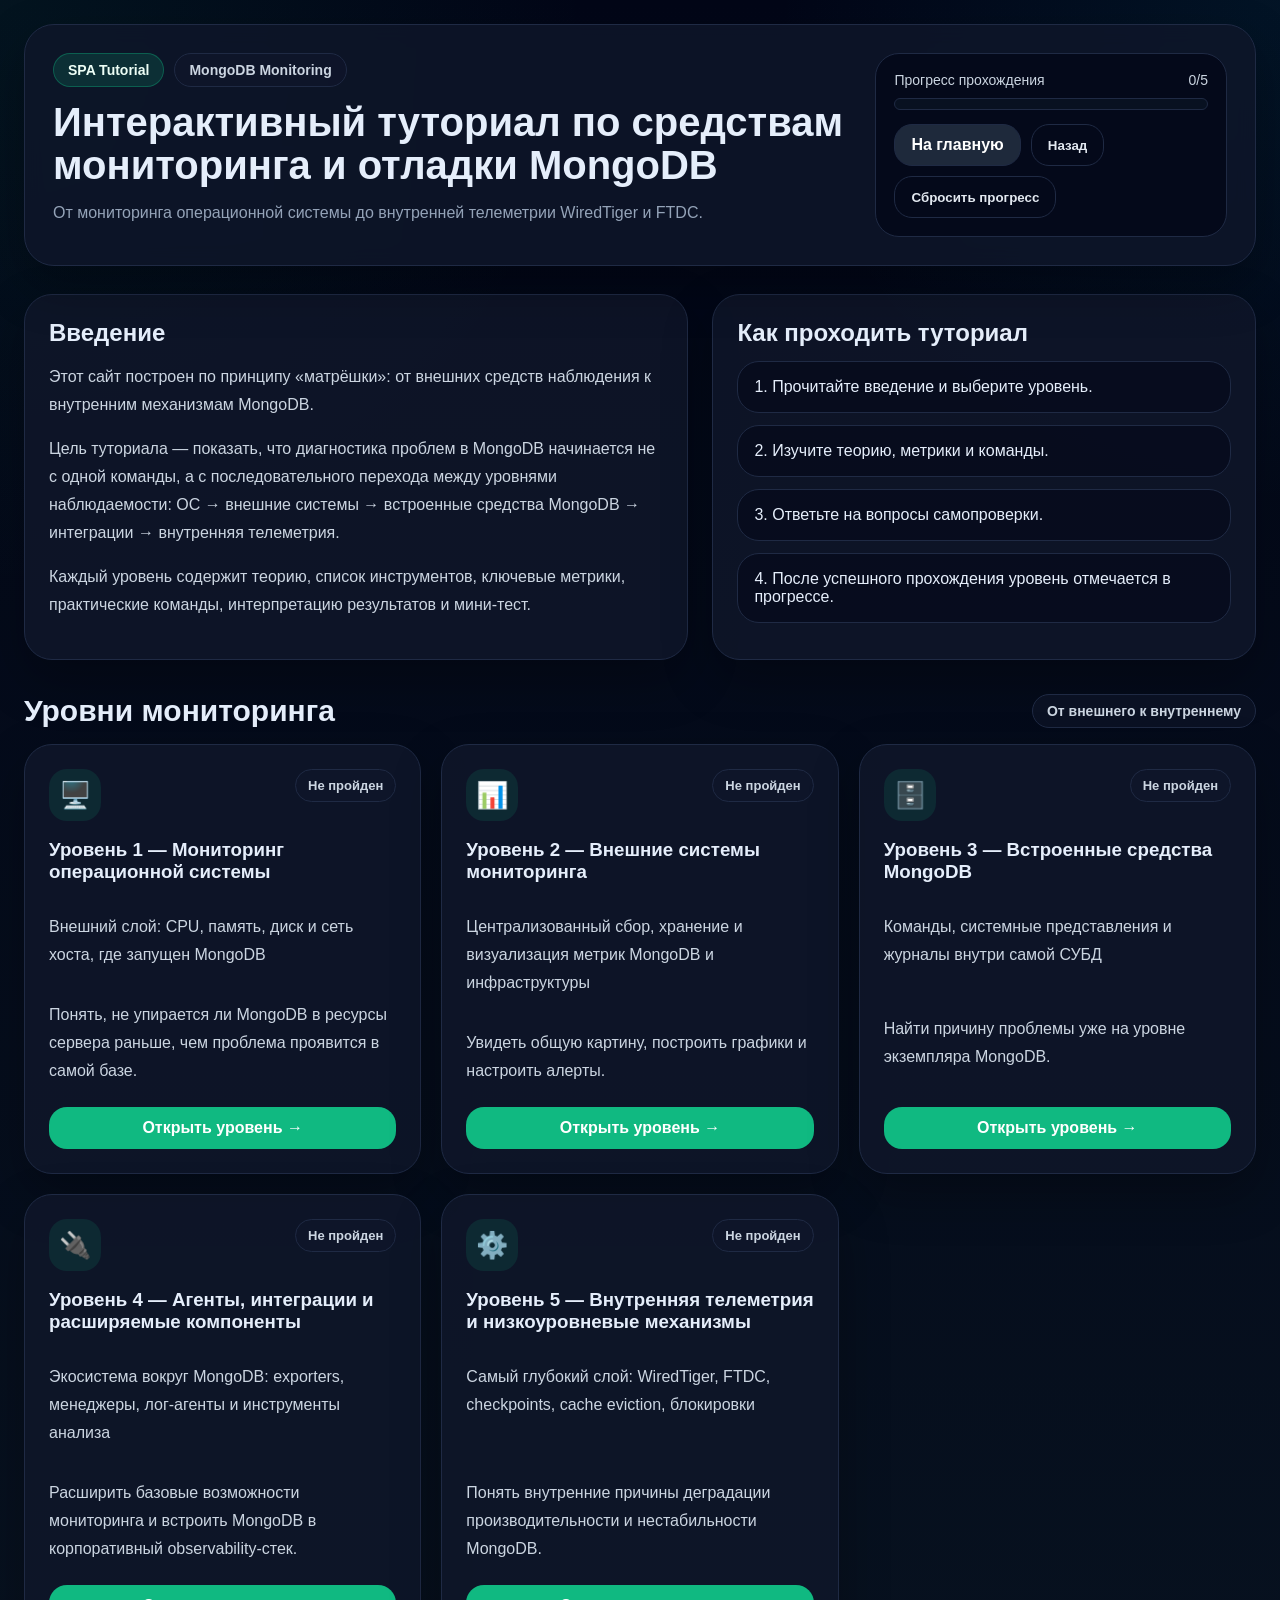
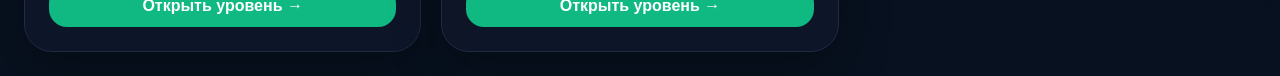
<file: index.html>
<!DOCTYPE html>
<html lang="ru">
<head>
  <meta charset="UTF-8">
  <meta name="viewport" content="width=device-width, initial-scale=1.0">
  <title>MongoDB Monitoring Tutorial</title>
  <link rel="stylesheet" href="style.css">
</head>
<body>
  <div class="container">
    
<header class="header">
  <div>
    <div class="badges">
      <span class="badge primary">SPA Tutorial</span>
      <span class="badge">MongoDB Monitoring</span>
    </div>
    <h1 class="hero-title">Интерактивный туториал по средствам мониторинга и отладки MongoDB</h1>
    <p class="hero-subtitle">От мониторинга операционной системы до внутренней телеметрии WiredTiger и FTDC.</p>
  </div>
  <div class="progress-card">
    <div class="progress-row"><span>Прогресс прохождения</span><span data-progress-count>0/5</span></div>
    <div class="progress-track"><div class="progress-fill" data-progress-fill></div></div>
    <div class="actions">
      <a class="btn secondary" href="index.html">На главную</a>
      <button class="btn outline" type="button" onclick="history.back()">Назад</button>
      <button class="btn outline" type="button" data-reset>Сбросить прогресс</button>
    </div>
  </div>
</header>

    <section class="grid-hero">
      <article class="card">
        <h2>Введение</h2>
        <p>Этот сайт построен по принципу «матрёшки»: от внешних средств наблюдения к внутренним механизмам MongoDB.</p>
        <p>Цель туториала — показать, что диагностика проблем в MongoDB начинается не с одной команды, а с последовательного перехода между уровнями наблюдаемости: ОС → внешние системы → встроенные средства MongoDB → интеграции → внутренняя телеметрия.</p>
        <p>Каждый уровень содержит теорию, список инструментов, ключевые метрики, практические команды, интерпретацию результатов и мини-тест.</p>
      </article>
      <aside class="card steps">
        <h2>Как проходить туториал</h2>
        <div class="step">1. Прочитайте введение и выберите уровень.</div>
        <div class="step" style="margin-top:12px">2. Изучите теорию, метрики и команды.</div>
        <div class="step" style="margin-top:12px">3. Ответьте на вопросы самопроверки.</div>
        <div class="step" style="margin-top:12px">4. После успешного прохождения уровень отмечается в прогрессе.</div>
      </aside>
    </section>

    <div class="section-head">
      <h2>Уровни мониторинга</h2>
      <span class="badge">От внешнего к внутреннему</span>
    </div>
    <section class="level-grid">
      
<article class="card level-card">
  <div class="level-top">
    <div class="icon-wrap">🖥️</div>
    <span class="status" data-level-status="1">Не пройден</span>
  </div>
  <h3>Уровень 1 — Мониторинг операционной системы</h3>
  <p class="muted">Внешний слой: CPU, память, диск и сеть хоста, где запущен MongoDB</p>
  <p>Понять, не упирается ли MongoDB в ресурсы сервера раньше, чем проблема проявится в самой базе.</p>
  <a class="btn primary" href="levels/level1.html">Открыть уровень →</a>
</article>

<article class="card level-card">
  <div class="level-top">
    <div class="icon-wrap">📊</div>
    <span class="status" data-level-status="2">Не пройден</span>
  </div>
  <h3>Уровень 2 — Внешние системы мониторинга</h3>
  <p class="muted">Централизованный сбор, хранение и визуализация метрик MongoDB и инфраструктуры</p>
  <p>Увидеть общую картину, построить графики и настроить алерты.</p>
  <a class="btn primary" href="levels/level2.html">Открыть уровень →</a>
</article>

<article class="card level-card">
  <div class="level-top">
    <div class="icon-wrap">🗄️</div>
    <span class="status" data-level-status="3">Не пройден</span>
  </div>
  <h3>Уровень 3 — Встроенные средства MongoDB</h3>
  <p class="muted">Команды, системные представления и журналы внутри самой СУБД</p>
  <p>Найти причину проблемы уже на уровне экземпляра MongoDB.</p>
  <a class="btn primary" href="levels/level3.html">Открыть уровень →</a>
</article>

<article class="card level-card">
  <div class="level-top">
    <div class="icon-wrap">🔌</div>
    <span class="status" data-level-status="4">Не пройден</span>
  </div>
  <h3>Уровень 4 — Агенты, интеграции и расширяемые компоненты</h3>
  <p class="muted">Экосистема вокруг MongoDB: exporters, менеджеры, лог-агенты и инструменты анализа</p>
  <p>Расширить базовые возможности мониторинга и встроить MongoDB в корпоративный observability-стек.</p>
  <a class="btn primary" href="levels/level4.html">Открыть уровень →</a>
</article>

<article class="card level-card">
  <div class="level-top">
    <div class="icon-wrap">⚙️</div>
    <span class="status" data-level-status="5">Не пройден</span>
  </div>
  <h3>Уровень 5 — Внутренняя телеметрия и низкоуровневые механизмы</h3>
  <p class="muted">Самый глубокий слой: WiredTiger, FTDC, checkpoints, cache eviction, блокировки</p>
  <p>Понять внутренние причины деградации производительности и нестабильности MongoDB.</p>
  <a class="btn primary" href="levels/level5.html">Открыть уровень →</a>
</article>

    </section>
  </div>
  <script src="script.js"></script>
</body>
</html>
</file>
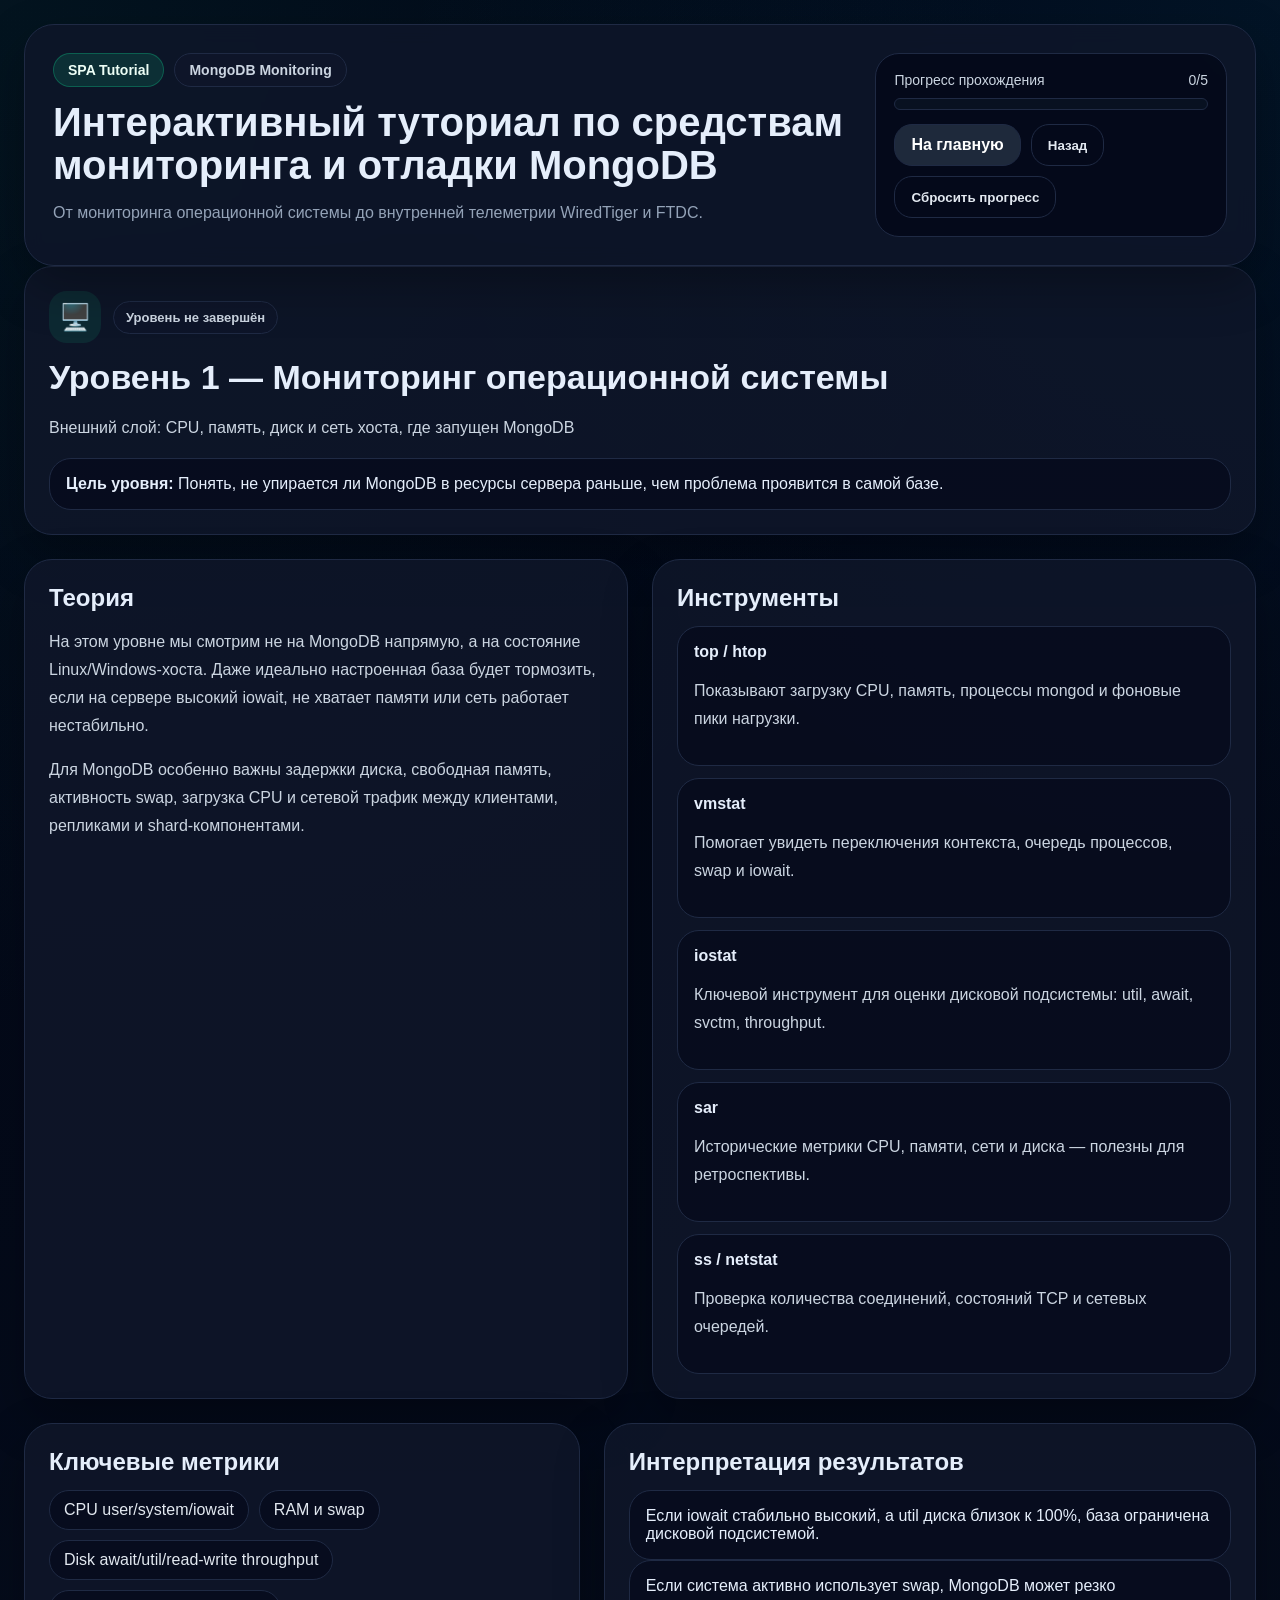
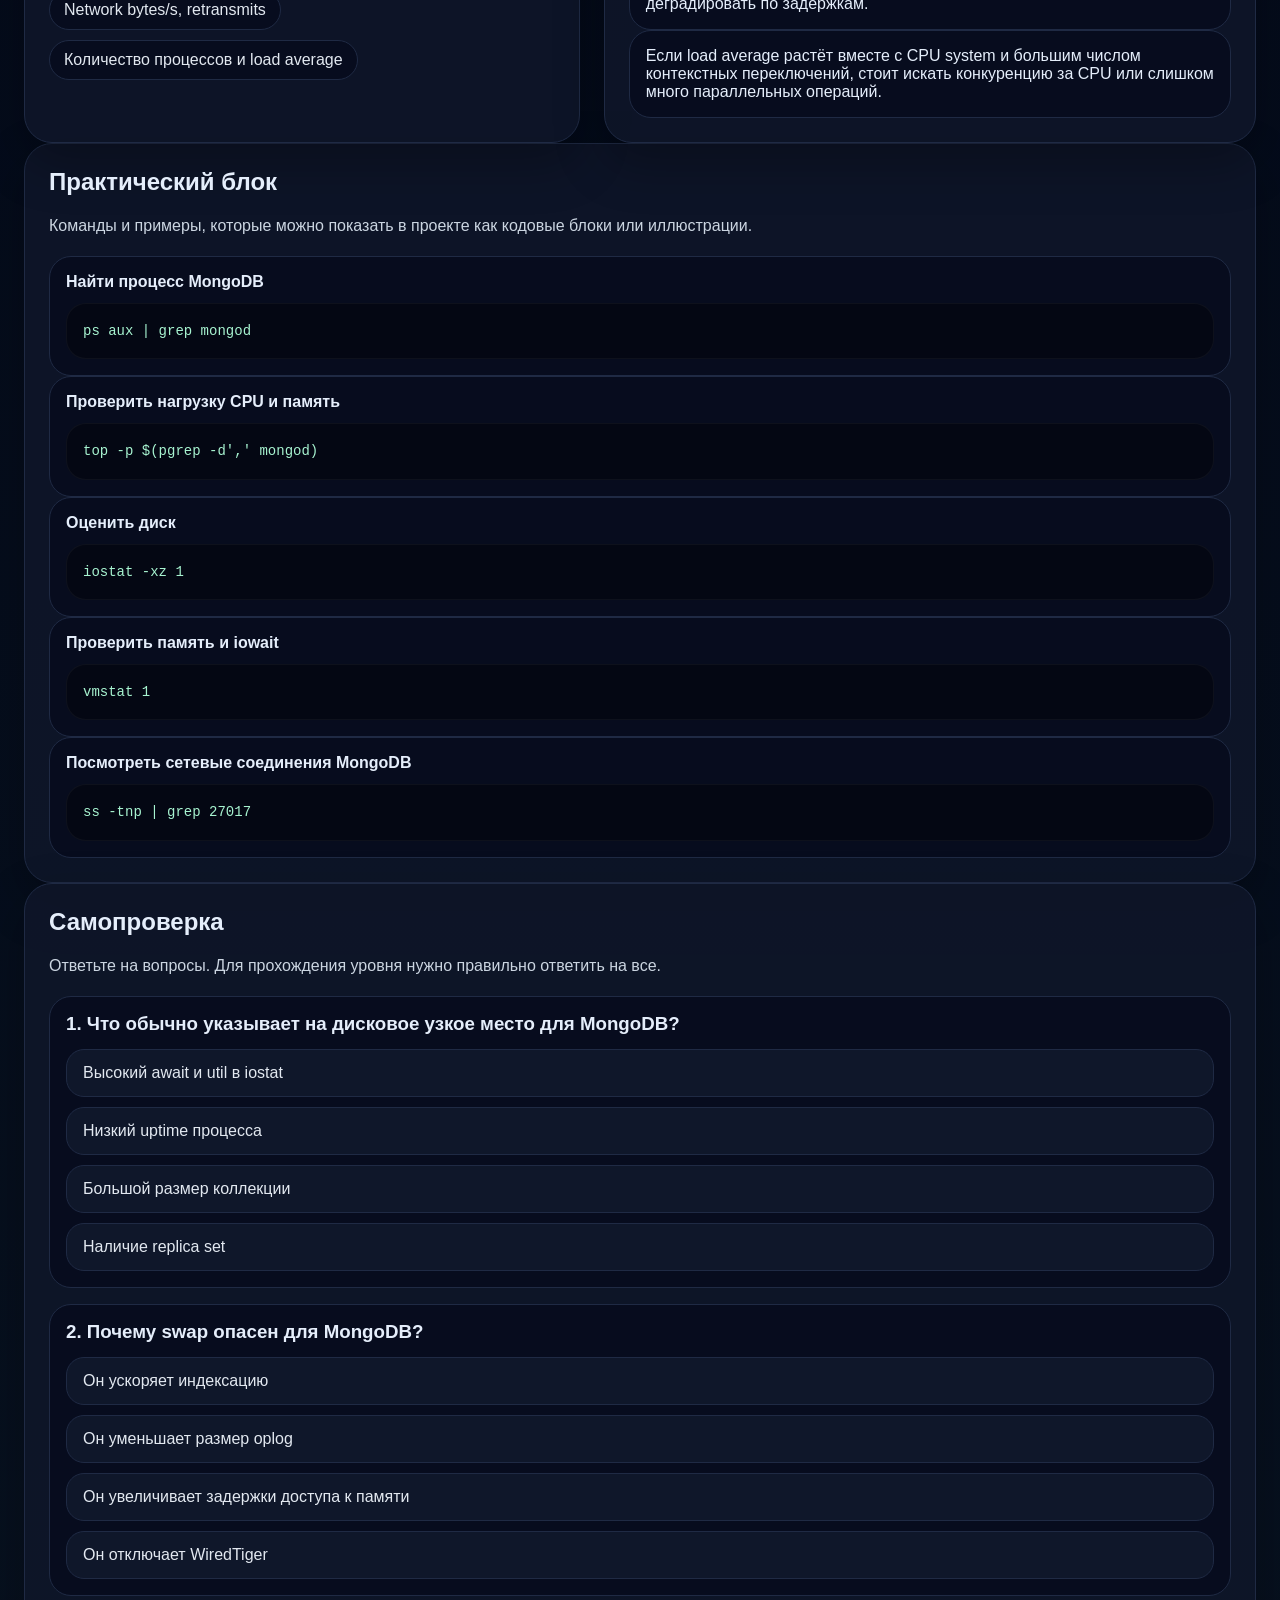
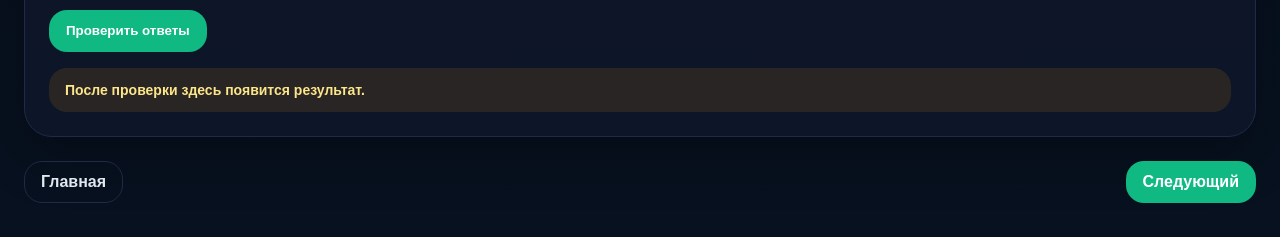
<file: level1.html>
<!DOCTYPE html>
<html lang="ru">
<head>
  <meta charset="UTF-8">
  <meta name="viewport" content="width=device-width, initial-scale=1.0">
  <title>Уровень 1 — Мониторинг операционной системы</title>
  <link rel="stylesheet" href="../style.css">
</head>
<body>
  <div class="container">
    
<header class="header">
  <div>
    <div class="badges">
      <span class="badge primary">SPA Tutorial</span>
      <span class="badge">MongoDB Monitoring</span>
    </div>
    <h1 class="hero-title">Интерактивный туториал по средствам мониторинга и отладки MongoDB</h1>
    <p class="hero-subtitle">От мониторинга операционной системы до внутренней телеметрии WiredTiger и FTDC.</p>
  </div>
  <div class="progress-card">
    <div class="progress-row"><span>Прогресс прохождения</span><span data-progress-count>0/5</span></div>
    <div class="progress-track"><div class="progress-fill" data-progress-fill></div></div>
    <div class="actions">
      <a class="btn secondary" href="../index.html">На главную</a>
      <button class="btn outline" type="button" onclick="history.back()">Назад</button>
      <button class="btn outline" type="button" data-reset>Сбросить прогресс</button>
    </div>
  </div>
</header>

    <section class="card">
      <div style="display:flex;align-items:center;gap:12px;flex-wrap:wrap;margin-bottom:14px">
        <div class="icon-wrap">🖥️</div>
        <span class="status" data-level-complete="1">Уровень не завершён</span>
      </div>
      <h2 class="level-page-title">Уровень 1 — Мониторинг операционной системы</h2>
      <p class="muted">Внешний слой: CPU, память, диск и сеть хоста, где запущен MongoDB</p>
      <div class="level-summary"><strong>Цель уровня:</strong> Понять, не упирается ли MongoDB в ресурсы сервера раньше, чем проблема проявится в самой базе.</div>
    </section>

    <section class="level-layout">
      <article class="card">
        <h2>Теория</h2>
        <p>На этом уровне мы смотрим не на MongoDB напрямую, а на состояние Linux/Windows-хоста. Даже идеально настроенная база будет тормозить, если на сервере высокий iowait, не хватает памяти или сеть работает нестабильно.</p><p>Для MongoDB особенно важны задержки диска, свободная память, активность swap, загрузка CPU и сетевой трафик между клиентами, репликами и shard-компонентами.</p>
      </article>
      <article class="card">
        <h2>Инструменты</h2>
        <div class="tool"><strong>top / htop</strong><p>Показывают загрузку CPU, память, процессы mongod и фоновые пики нагрузки.</p></div><div class="tool"><strong>vmstat</strong><p>Помогает увидеть переключения контекста, очередь процессов, swap и iowait.</p></div><div class="tool"><strong>iostat</strong><p>Ключевой инструмент для оценки дисковой подсистемы: util, await, svctm, throughput.</p></div><div class="tool"><strong>sar</strong><p>Исторические метрики CPU, памяти, сети и диска — полезны для ретроспективы.</p></div><div class="tool"><strong>ss / netstat</strong><p>Проверка количества соединений, состояний TCP и сетевых очередей.</p></div>
      </article>
    </section>

    <section class="level-layout-2">
      <article class="card">
        <h2>Ключевые метрики</h2>
        <div class="metric-wrap"><span class="metric">CPU user/system/iowait</span><span class="metric">RAM и swap</span><span class="metric">Disk await/util/read-write throughput</span><span class="metric">Network bytes/s, retransmits</span><span class="metric">Количество процессов и load average</span></div>
      </article>
      <article class="card">
        <h2>Интерпретация результатов</h2>
        <div class="interp">Если iowait стабильно высокий, а util диска близок к 100%, база ограничена дисковой подсистемой.</div><div class="interp">Если система активно использует swap, MongoDB может резко деградировать по задержкам.</div><div class="interp">Если load average растёт вместе с CPU system и большим числом контекстных переключений, стоит искать конкуренцию за CPU или слишком много параллельных операций.</div>
      </article>
    </section>

    <section class="card">
      <h2>Практический блок</h2>
      <p>Команды и примеры, которые можно показать в проекте как кодовые блоки или иллюстрации.</p>
      <div class="command"><strong>Найти процесс MongoDB</strong><pre><code>ps aux | grep mongod</code></pre></div><div class="command"><strong>Проверить нагрузку CPU и память</strong><pre><code>top -p $(pgrep -d',' mongod)</code></pre></div><div class="command"><strong>Оценить диск</strong><pre><code>iostat -xz 1</code></pre></div><div class="command"><strong>Проверить память и iowait</strong><pre><code>vmstat 1</code></pre></div><div class="command"><strong>Посмотреть сетевые соединения MongoDB</strong><pre><code>ss -tnp | grep 27017</code></pre></div>
    </section>

    <section class="card" data-quiz="1" data-answers='[0, 2]'>
      <h2>Самопроверка</h2>
      <p>Ответьте на вопросы. Для прохождения уровня нужно правильно ответить на все.</p>
      <div style="display:grid;gap:16px">
        
<div class="quiz-item" data-q="0">
  <h3 style="margin:0 0 14px">1. Что обычно указывает на дисковое узкое место для MongoDB?</h3>
  <div style="display:grid;gap:10px">
    
<label class="quiz-option">
  <input type="radio" name="q1_0" value="0">
  <span class="quiz-option-inner">Высокий await и util в iostat</span>
</label>

<label class="quiz-option">
  <input type="radio" name="q1_0" value="1">
  <span class="quiz-option-inner">Низкий uptime процесса</span>
</label>

<label class="quiz-option">
  <input type="radio" name="q1_0" value="2">
  <span class="quiz-option-inner">Большой размер коллекции</span>
</label>

<label class="quiz-option">
  <input type="radio" name="q1_0" value="3">
  <span class="quiz-option-inner">Наличие replica set</span>
</label>

  </div>
  <p class="quiz-expl" data-expl="0"><strong>Пояснение:</strong> await показывает задержку I/O, а util — занятость устройства. Вместе они хорошо сигнализируют о проблемах диска.</p>
</div>

<div class="quiz-item" data-q="1">
  <h3 style="margin:0 0 14px">2. Почему swap опасен для MongoDB?</h3>
  <div style="display:grid;gap:10px">
    
<label class="quiz-option">
  <input type="radio" name="q1_1" value="0">
  <span class="quiz-option-inner">Он ускоряет индексацию</span>
</label>

<label class="quiz-option">
  <input type="radio" name="q1_1" value="1">
  <span class="quiz-option-inner">Он уменьшает размер oplog</span>
</label>

<label class="quiz-option">
  <input type="radio" name="q1_1" value="2">
  <span class="quiz-option-inner">Он увеличивает задержки доступа к памяти</span>
</label>

<label class="quiz-option">
  <input type="radio" name="q1_1" value="3">
  <span class="quiz-option-inner">Он отключает WiredTiger</span>
</label>

  </div>
  <p class="quiz-expl" data-expl="1"><strong>Пояснение:</strong> Когда рабочий набор уходит в swap, доступ к данным становится значительно медленнее, и время ответа запросов растёт.</p>
</div>

      </div>
      <div class="actions">
        <button class="btn primary" type="button" data-check>Проверить ответы</button>
      </div>
      <div class="result fail" data-result>После проверки здесь появится результат.</div>
    </section>

    <div class="footer-nav">
      <a class="btn outline" href="../index.html">Главная</a>
      <a class="btn primary" href="level2.html">Следующий</a>
    </div>
  </div>
  <script src="../script.js"></script>
</body>
</html>
</file>
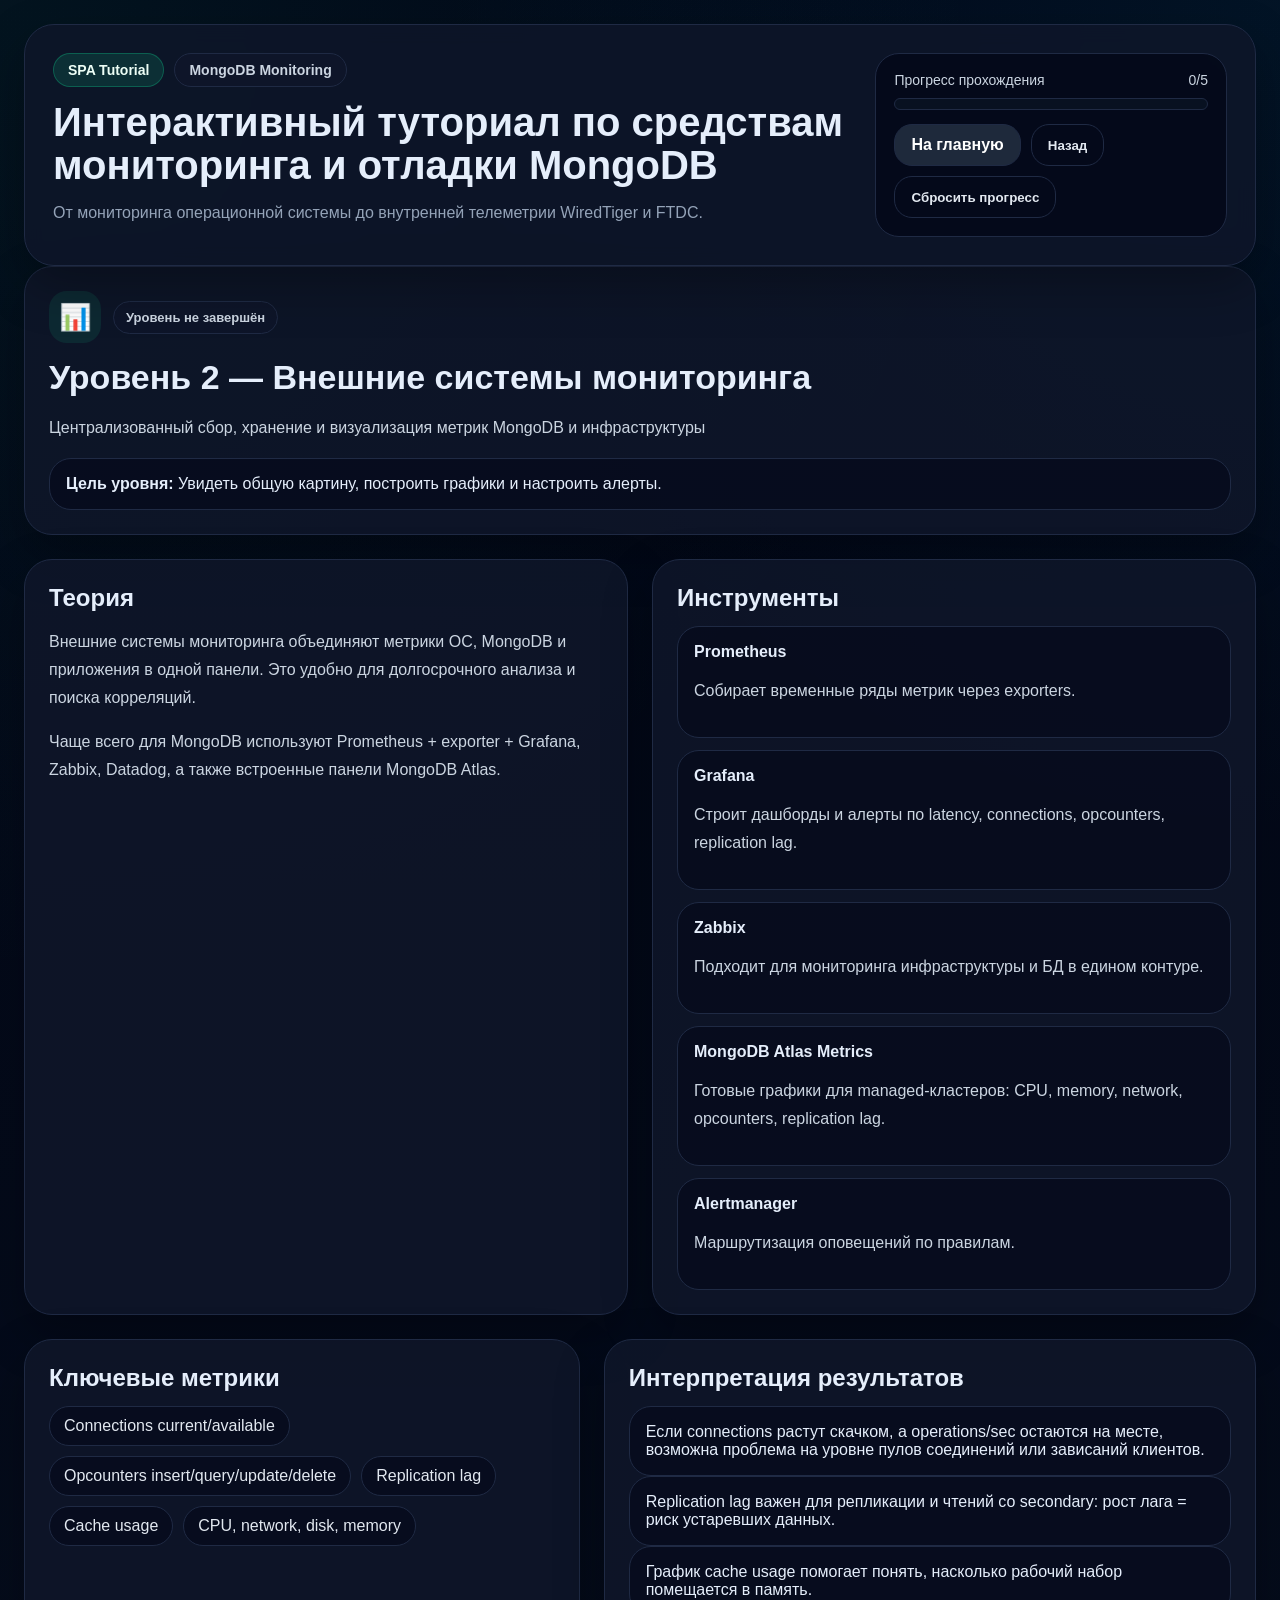
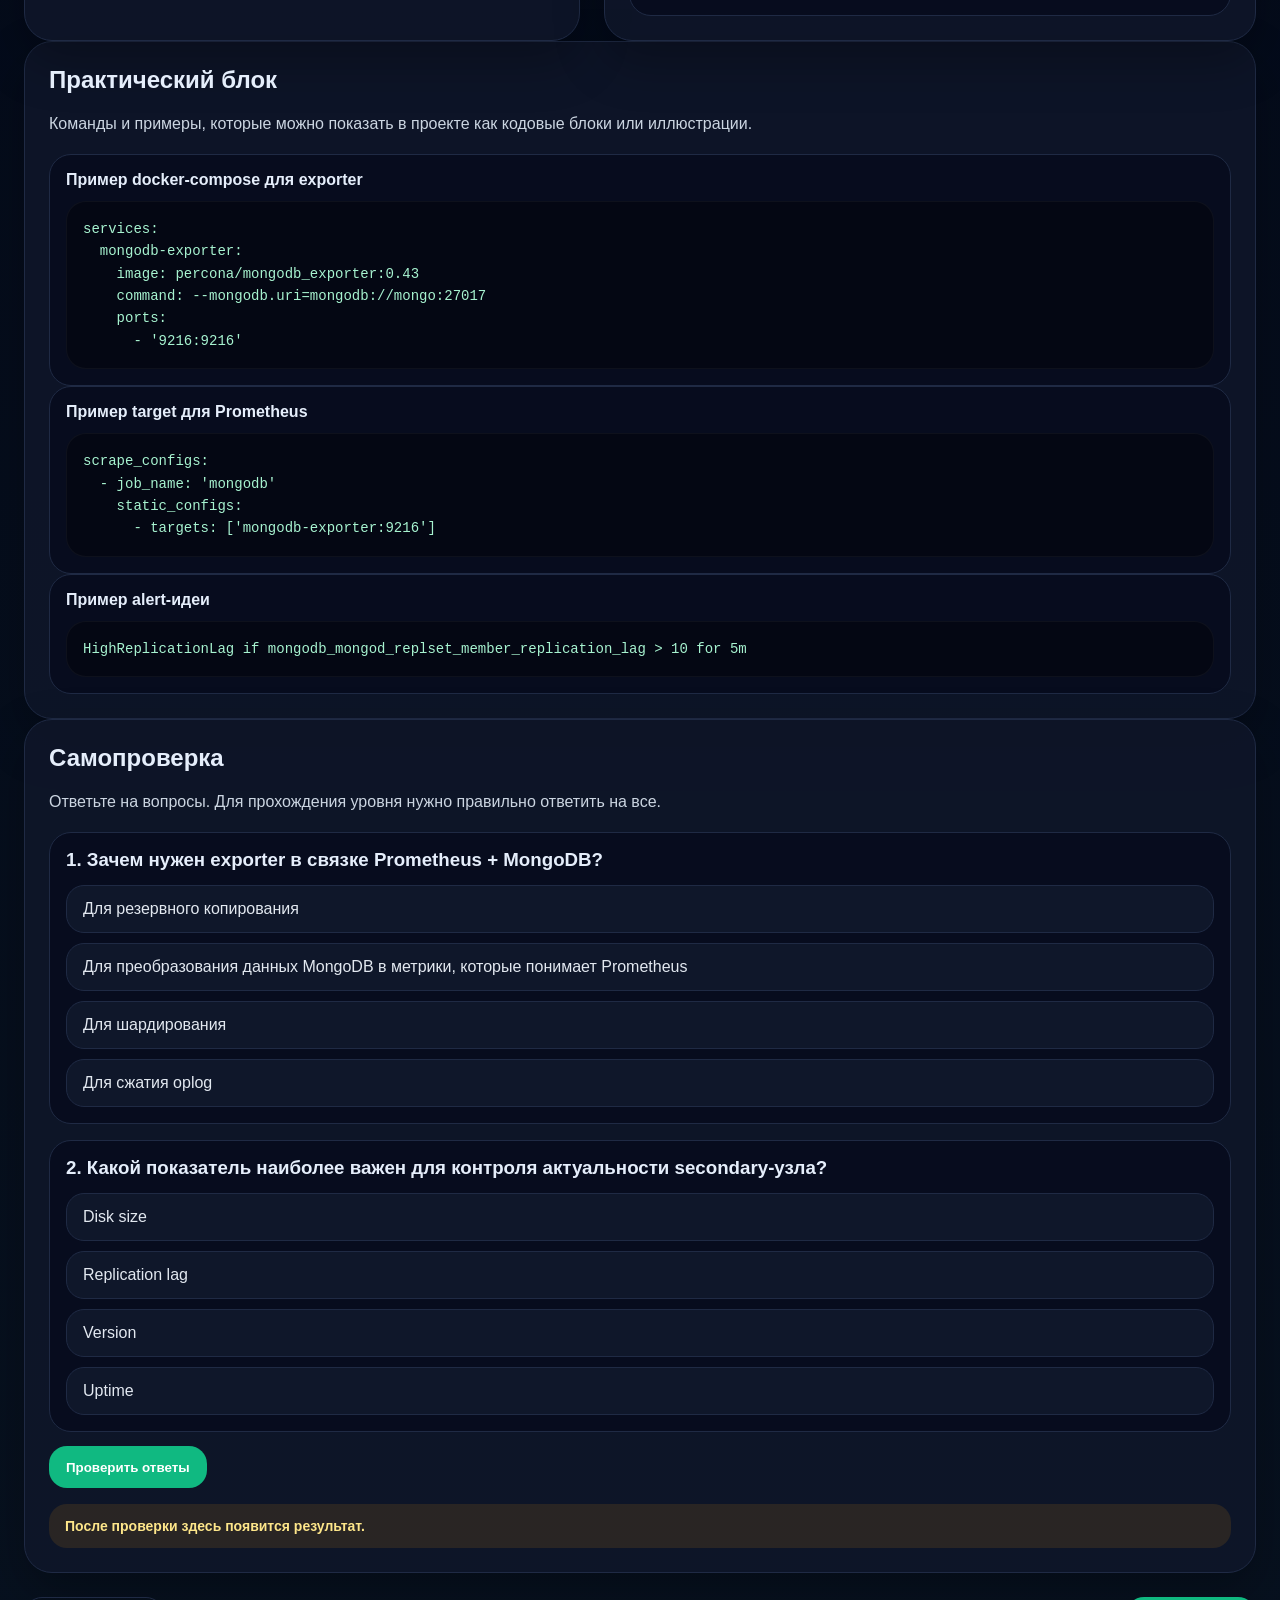
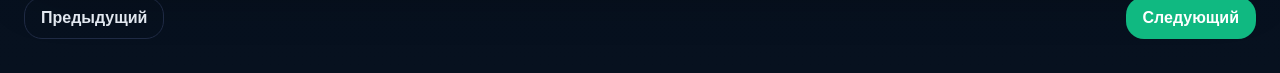
<file: level2.html>
<!DOCTYPE html>
<html lang="ru">
<head>
  <meta charset="UTF-8">
  <meta name="viewport" content="width=device-width, initial-scale=1.0">
  <title>Уровень 2 — Внешние системы мониторинга</title>
  <link rel="stylesheet" href="../style.css">
</head>
<body>
  <div class="container">
    
<header class="header">
  <div>
    <div class="badges">
      <span class="badge primary">SPA Tutorial</span>
      <span class="badge">MongoDB Monitoring</span>
    </div>
    <h1 class="hero-title">Интерактивный туториал по средствам мониторинга и отладки MongoDB</h1>
    <p class="hero-subtitle">От мониторинга операционной системы до внутренней телеметрии WiredTiger и FTDC.</p>
  </div>
  <div class="progress-card">
    <div class="progress-row"><span>Прогресс прохождения</span><span data-progress-count>0/5</span></div>
    <div class="progress-track"><div class="progress-fill" data-progress-fill></div></div>
    <div class="actions">
      <a class="btn secondary" href="../index.html">На главную</a>
      <button class="btn outline" type="button" onclick="history.back()">Назад</button>
      <button class="btn outline" type="button" data-reset>Сбросить прогресс</button>
    </div>
  </div>
</header>

    <section class="card">
      <div style="display:flex;align-items:center;gap:12px;flex-wrap:wrap;margin-bottom:14px">
        <div class="icon-wrap">📊</div>
        <span class="status" data-level-complete="2">Уровень не завершён</span>
      </div>
      <h2 class="level-page-title">Уровень 2 — Внешние системы мониторинга</h2>
      <p class="muted">Централизованный сбор, хранение и визуализация метрик MongoDB и инфраструктуры</p>
      <div class="level-summary"><strong>Цель уровня:</strong> Увидеть общую картину, построить графики и настроить алерты.</div>
    </section>

    <section class="level-layout">
      <article class="card">
        <h2>Теория</h2>
        <p>Внешние системы мониторинга объединяют метрики ОС, MongoDB и приложения в одной панели. Это удобно для долгосрочного анализа и поиска корреляций.</p><p>Чаще всего для MongoDB используют Prometheus + exporter + Grafana, Zabbix, Datadog, а также встроенные панели MongoDB Atlas.</p>
      </article>
      <article class="card">
        <h2>Инструменты</h2>
        <div class="tool"><strong>Prometheus</strong><p>Собирает временные ряды метрик через exporters.</p></div><div class="tool"><strong>Grafana</strong><p>Строит дашборды и алерты по latency, connections, opcounters, replication lag.</p></div><div class="tool"><strong>Zabbix</strong><p>Подходит для мониторинга инфраструктуры и БД в едином контуре.</p></div><div class="tool"><strong>MongoDB Atlas Metrics</strong><p>Готовые графики для managed-кластеров: CPU, memory, network, opcounters, replication lag.</p></div><div class="tool"><strong>Alertmanager</strong><p>Маршрутизация оповещений по правилам.</p></div>
      </article>
    </section>

    <section class="level-layout-2">
      <article class="card">
        <h2>Ключевые метрики</h2>
        <div class="metric-wrap"><span class="metric">Connections current/available</span><span class="metric">Opcounters insert/query/update/delete</span><span class="metric">Replication lag</span><span class="metric">Cache usage</span><span class="metric">CPU, network, disk, memory</span></div>
      </article>
      <article class="card">
        <h2>Интерпретация результатов</h2>
        <div class="interp">Если connections растут скачком, а operations/sec остаются на месте, возможна проблема на уровне пулов соединений или зависаний клиентов.</div><div class="interp">Replication lag важен для репликации и чтений со secondary: рост лага = риск устаревших данных.</div><div class="interp">График cache usage помогает понять, насколько рабочий набор помещается в память.</div>
      </article>
    </section>

    <section class="card">
      <h2>Практический блок</h2>
      <p>Команды и примеры, которые можно показать в проекте как кодовые блоки или иллюстрации.</p>
      <div class="command"><strong>Пример docker-compose для exporter</strong><pre><code>services:
  mongodb-exporter:
    image: percona/mongodb_exporter:0.43
    command: --mongodb.uri=mongodb://mongo:27017
    ports:
      - '9216:9216'</code></pre></div><div class="command"><strong>Пример target для Prometheus</strong><pre><code>scrape_configs:
  - job_name: 'mongodb'
    static_configs:
      - targets: ['mongodb-exporter:9216']</code></pre></div><div class="command"><strong>Пример alert-идеи</strong><pre><code>HighReplicationLag if mongodb_mongod_replset_member_replication_lag > 10 for 5m</code></pre></div>
    </section>

    <section class="card" data-quiz="2" data-answers='[1, 1]'>
      <h2>Самопроверка</h2>
      <p>Ответьте на вопросы. Для прохождения уровня нужно правильно ответить на все.</p>
      <div style="display:grid;gap:16px">
        
<div class="quiz-item" data-q="0">
  <h3 style="margin:0 0 14px">1. Зачем нужен exporter в связке Prometheus + MongoDB?</h3>
  <div style="display:grid;gap:10px">
    
<label class="quiz-option">
  <input type="radio" name="q2_0" value="0">
  <span class="quiz-option-inner">Для резервного копирования</span>
</label>

<label class="quiz-option">
  <input type="radio" name="q2_0" value="1">
  <span class="quiz-option-inner">Для преобразования данных MongoDB в метрики, которые понимает Prometheus</span>
</label>

<label class="quiz-option">
  <input type="radio" name="q2_0" value="2">
  <span class="quiz-option-inner">Для шардирования</span>
</label>

<label class="quiz-option">
  <input type="radio" name="q2_0" value="3">
  <span class="quiz-option-inner">Для сжатия oplog</span>
</label>

  </div>
  <p class="quiz-expl" data-expl="0"><strong>Пояснение:</strong> Prometheus опрашивает HTTP endpoint. Exporter получает данные из MongoDB и публикует их в формате метрик.</p>
</div>

<div class="quiz-item" data-q="1">
  <h3 style="margin:0 0 14px">2. Какой показатель наиболее важен для контроля актуальности secondary-узла?</h3>
  <div style="display:grid;gap:10px">
    
<label class="quiz-option">
  <input type="radio" name="q2_1" value="0">
  <span class="quiz-option-inner">Disk size</span>
</label>

<label class="quiz-option">
  <input type="radio" name="q2_1" value="1">
  <span class="quiz-option-inner">Replication lag</span>
</label>

<label class="quiz-option">
  <input type="radio" name="q2_1" value="2">
  <span class="quiz-option-inner">Version</span>
</label>

<label class="quiz-option">
  <input type="radio" name="q2_1" value="3">
  <span class="quiz-option-inner">Uptime</span>
</label>

  </div>
  <p class="quiz-expl" data-expl="1"><strong>Пояснение:</strong> Replication lag показывает отставание secondary от primary и помогает вовремя заметить проблемы репликации.</p>
</div>

      </div>
      <div class="actions">
        <button class="btn primary" type="button" data-check>Проверить ответы</button>
      </div>
      <div class="result fail" data-result>После проверки здесь появится результат.</div>
    </section>

    <div class="footer-nav">
      <a class="btn outline" href="level1.html">Предыдущий</a>
      <a class="btn primary" href="level3.html">Следующий</a>
    </div>
  </div>
  <script src="../script.js"></script>
</body>
</html>
</file>
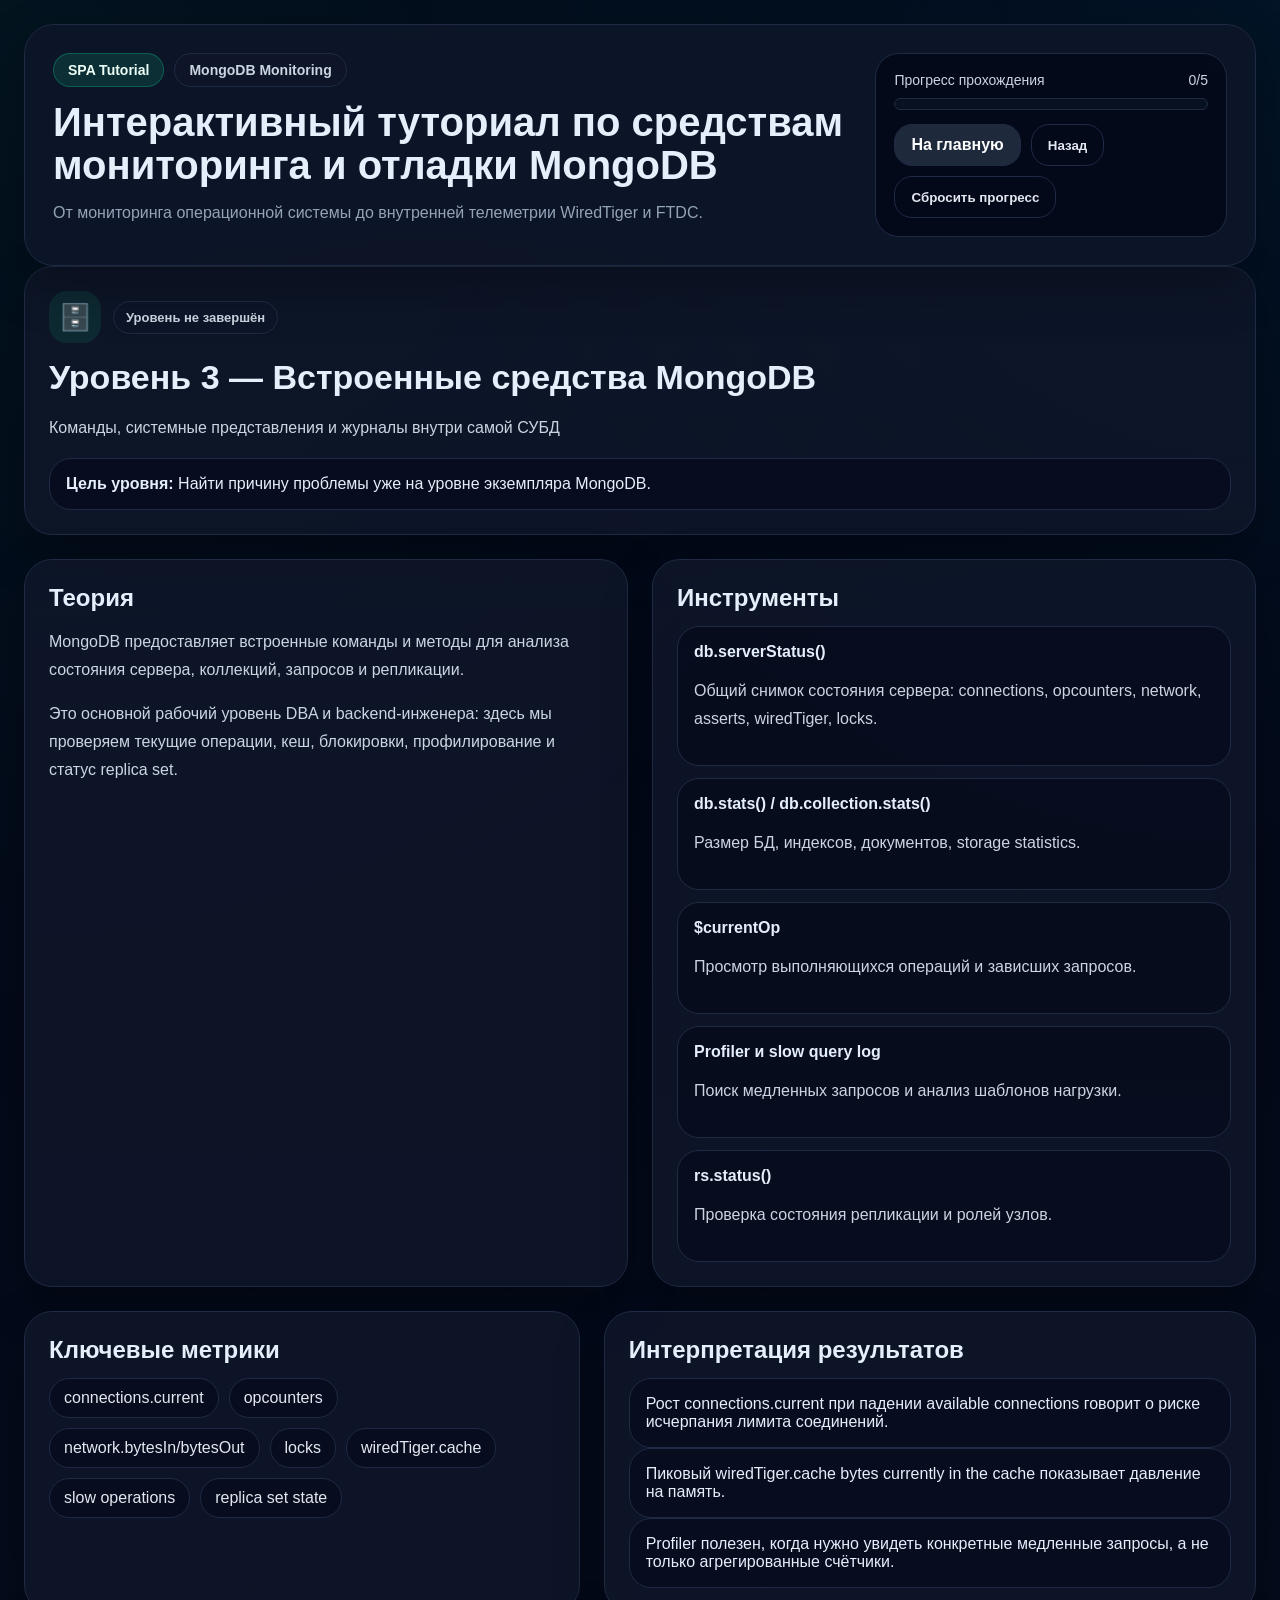
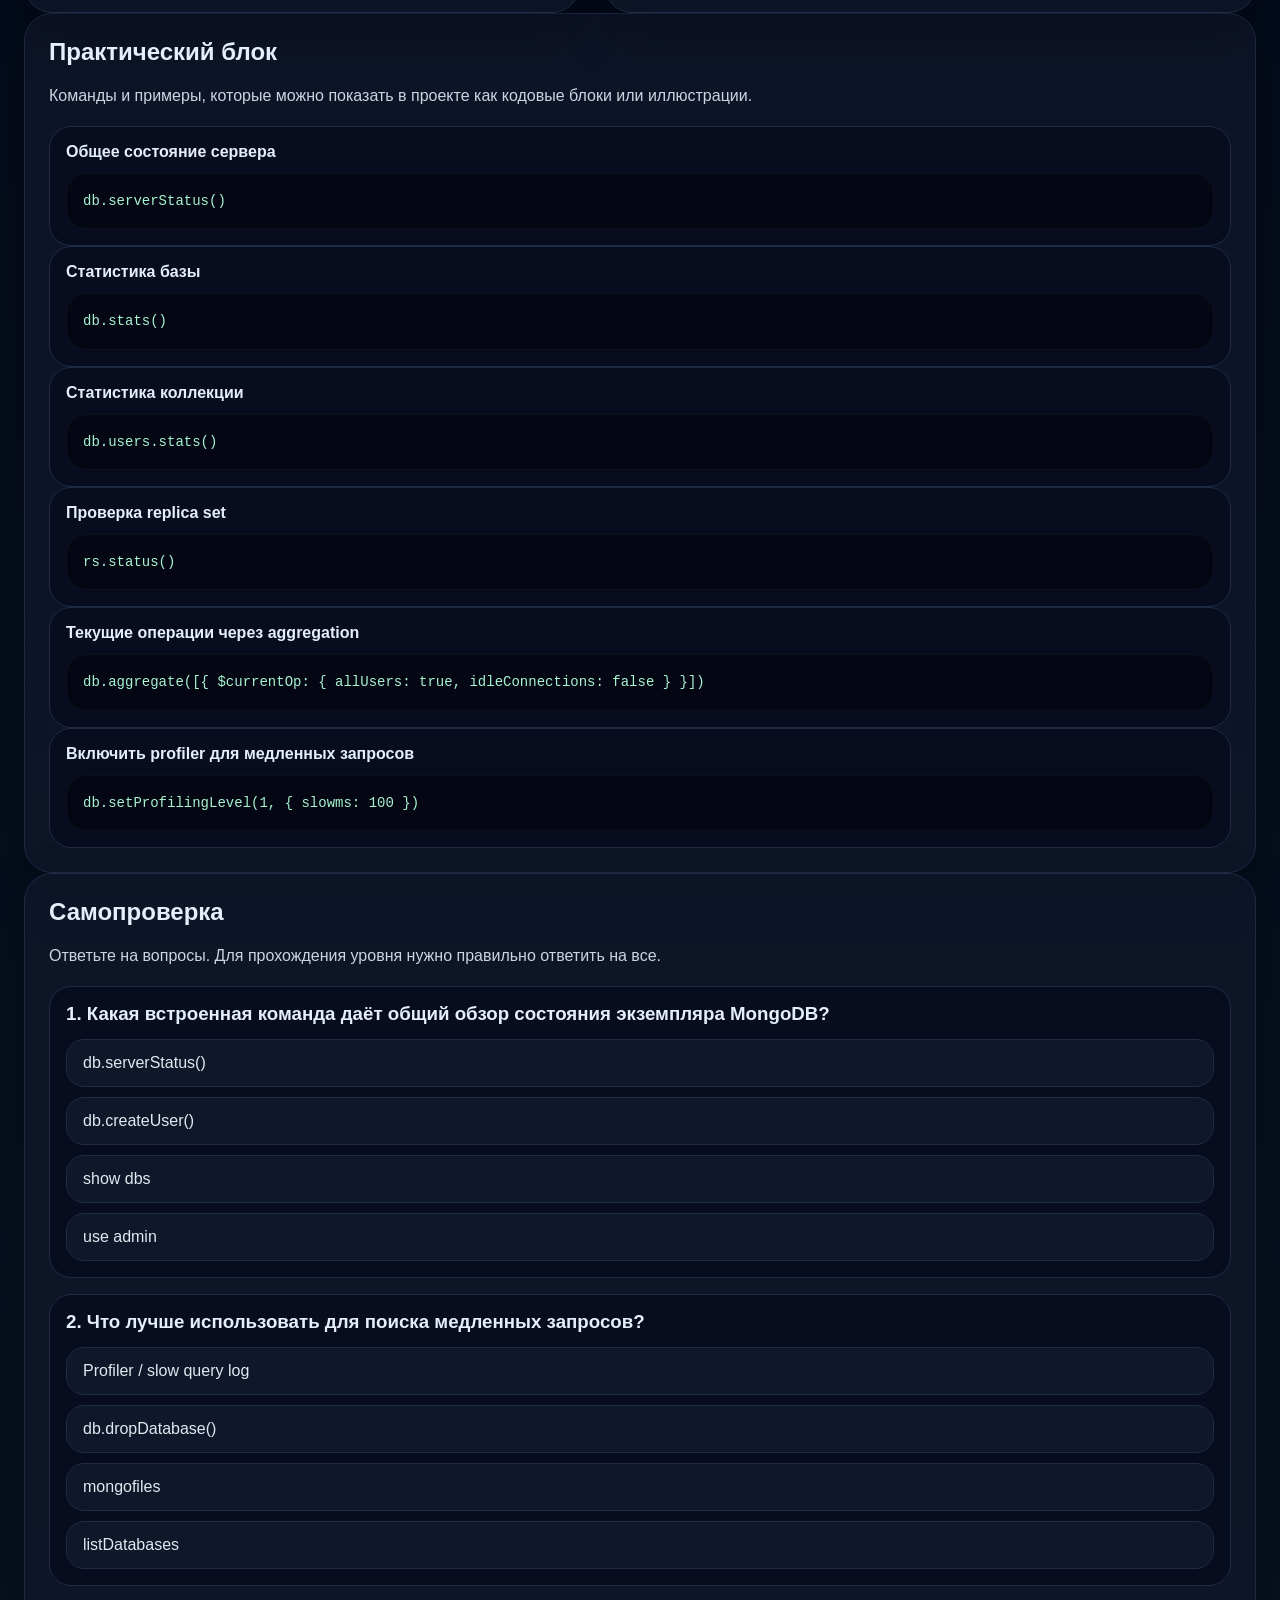
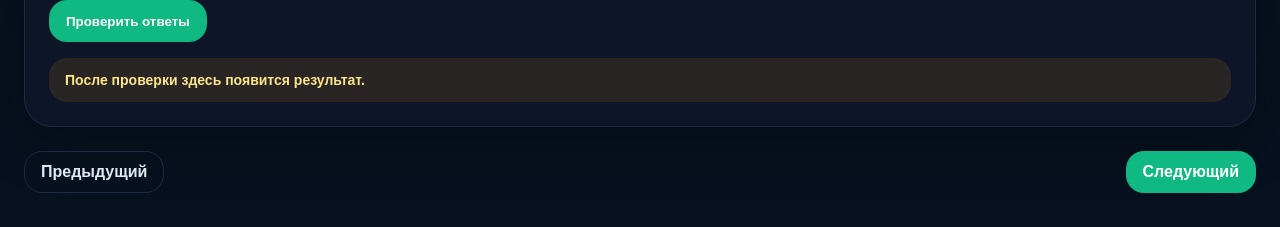
<file: level3.html>
<!DOCTYPE html>
<html lang="ru">
<head>
  <meta charset="UTF-8">
  <meta name="viewport" content="width=device-width, initial-scale=1.0">
  <title>Уровень 3 — Встроенные средства MongoDB</title>
  <link rel="stylesheet" href="../style.css">
</head>
<body>
  <div class="container">
    
<header class="header">
  <div>
    <div class="badges">
      <span class="badge primary">SPA Tutorial</span>
      <span class="badge">MongoDB Monitoring</span>
    </div>
    <h1 class="hero-title">Интерактивный туториал по средствам мониторинга и отладки MongoDB</h1>
    <p class="hero-subtitle">От мониторинга операционной системы до внутренней телеметрии WiredTiger и FTDC.</p>
  </div>
  <div class="progress-card">
    <div class="progress-row"><span>Прогресс прохождения</span><span data-progress-count>0/5</span></div>
    <div class="progress-track"><div class="progress-fill" data-progress-fill></div></div>
    <div class="actions">
      <a class="btn secondary" href="../index.html">На главную</a>
      <button class="btn outline" type="button" onclick="history.back()">Назад</button>
      <button class="btn outline" type="button" data-reset>Сбросить прогресс</button>
    </div>
  </div>
</header>

    <section class="card">
      <div style="display:flex;align-items:center;gap:12px;flex-wrap:wrap;margin-bottom:14px">
        <div class="icon-wrap">🗄️</div>
        <span class="status" data-level-complete="3">Уровень не завершён</span>
      </div>
      <h2 class="level-page-title">Уровень 3 — Встроенные средства MongoDB</h2>
      <p class="muted">Команды, системные представления и журналы внутри самой СУБД</p>
      <div class="level-summary"><strong>Цель уровня:</strong> Найти причину проблемы уже на уровне экземпляра MongoDB.</div>
    </section>

    <section class="level-layout">
      <article class="card">
        <h2>Теория</h2>
        <p>MongoDB предоставляет встроенные команды и методы для анализа состояния сервера, коллекций, запросов и репликации.</p><p>Это основной рабочий уровень DBA и backend-инженера: здесь мы проверяем текущие операции, кеш, блокировки, профилирование и статус replica set.</p>
      </article>
      <article class="card">
        <h2>Инструменты</h2>
        <div class="tool"><strong>db.serverStatus()</strong><p>Общий снимок состояния сервера: connections, opcounters, network, asserts, wiredTiger, locks.</p></div><div class="tool"><strong>db.stats() / db.collection.stats()</strong><p>Размер БД, индексов, документов, storage statistics.</p></div><div class="tool"><strong>$currentOp</strong><p>Просмотр выполняющихся операций и зависших запросов.</p></div><div class="tool"><strong>Profiler и slow query log</strong><p>Поиск медленных запросов и анализ шаблонов нагрузки.</p></div><div class="tool"><strong>rs.status()</strong><p>Проверка состояния репликации и ролей узлов.</p></div>
      </article>
    </section>

    <section class="level-layout-2">
      <article class="card">
        <h2>Ключевые метрики</h2>
        <div class="metric-wrap"><span class="metric">connections.current</span><span class="metric">opcounters</span><span class="metric">network.bytesIn/bytesOut</span><span class="metric">locks</span><span class="metric">wiredTiger.cache</span><span class="metric">slow operations</span><span class="metric">replica set state</span></div>
      </article>
      <article class="card">
        <h2>Интерпретация результатов</h2>
        <div class="interp">Рост connections.current при падении available connections говорит о риске исчерпания лимита соединений.</div><div class="interp">Пиковый wiredTiger.cache bytes currently in the cache показывает давление на память.</div><div class="interp">Profiler полезен, когда нужно увидеть конкретные медленные запросы, а не только агрегированные счётчики.</div>
      </article>
    </section>

    <section class="card">
      <h2>Практический блок</h2>
      <p>Команды и примеры, которые можно показать в проекте как кодовые блоки или иллюстрации.</p>
      <div class="command"><strong>Общее состояние сервера</strong><pre><code>db.serverStatus()</code></pre></div><div class="command"><strong>Статистика базы</strong><pre><code>db.stats()</code></pre></div><div class="command"><strong>Статистика коллекции</strong><pre><code>db.users.stats()</code></pre></div><div class="command"><strong>Проверка replica set</strong><pre><code>rs.status()</code></pre></div><div class="command"><strong>Текущие операции через aggregation</strong><pre><code>db.aggregate([{ $currentOp: { allUsers: true, idleConnections: false } }])</code></pre></div><div class="command"><strong>Включить profiler для медленных запросов</strong><pre><code>db.setProfilingLevel(1, { slowms: 100 })</code></pre></div>
    </section>

    <section class="card" data-quiz="3" data-answers='[0, 0]'>
      <h2>Самопроверка</h2>
      <p>Ответьте на вопросы. Для прохождения уровня нужно правильно ответить на все.</p>
      <div style="display:grid;gap:16px">
        
<div class="quiz-item" data-q="0">
  <h3 style="margin:0 0 14px">1. Какая встроенная команда даёт общий обзор состояния экземпляра MongoDB?</h3>
  <div style="display:grid;gap:10px">
    
<label class="quiz-option">
  <input type="radio" name="q3_0" value="0">
  <span class="quiz-option-inner">db.serverStatus()</span>
</label>

<label class="quiz-option">
  <input type="radio" name="q3_0" value="1">
  <span class="quiz-option-inner">db.createUser()</span>
</label>

<label class="quiz-option">
  <input type="radio" name="q3_0" value="2">
  <span class="quiz-option-inner">show dbs</span>
</label>

<label class="quiz-option">
  <input type="radio" name="q3_0" value="3">
  <span class="quiz-option-inner">use admin</span>
</label>

  </div>
  <p class="quiz-expl" data-expl="0"><strong>Пояснение:</strong> db.serverStatus() возвращает документ со сводной информацией о состоянии процесса mongod.</p>
</div>

<div class="quiz-item" data-q="1">
  <h3 style="margin:0 0 14px">2. Что лучше использовать для поиска медленных запросов?</h3>
  <div style="display:grid;gap:10px">
    
<label class="quiz-option">
  <input type="radio" name="q3_1" value="0">
  <span class="quiz-option-inner">Profiler / slow query log</span>
</label>

<label class="quiz-option">
  <input type="radio" name="q3_1" value="1">
  <span class="quiz-option-inner">db.dropDatabase()</span>
</label>

<label class="quiz-option">
  <input type="radio" name="q3_1" value="2">
  <span class="quiz-option-inner">mongofiles</span>
</label>

<label class="quiz-option">
  <input type="radio" name="q3_1" value="3">
  <span class="quiz-option-inner">listDatabases</span>
</label>

  </div>
  <p class="quiz-expl" data-expl="1"><strong>Пояснение:</strong> Профилировщик и slow query log позволяют находить и анализировать долгие операции.</p>
</div>

      </div>
      <div class="actions">
        <button class="btn primary" type="button" data-check>Проверить ответы</button>
      </div>
      <div class="result fail" data-result>После проверки здесь появится результат.</div>
    </section>

    <div class="footer-nav">
      <a class="btn outline" href="level2.html">Предыдущий</a>
      <a class="btn primary" href="level4.html">Следующий</a>
    </div>
  </div>
  <script src="../script.js"></script>
</body>
</html>
</file>
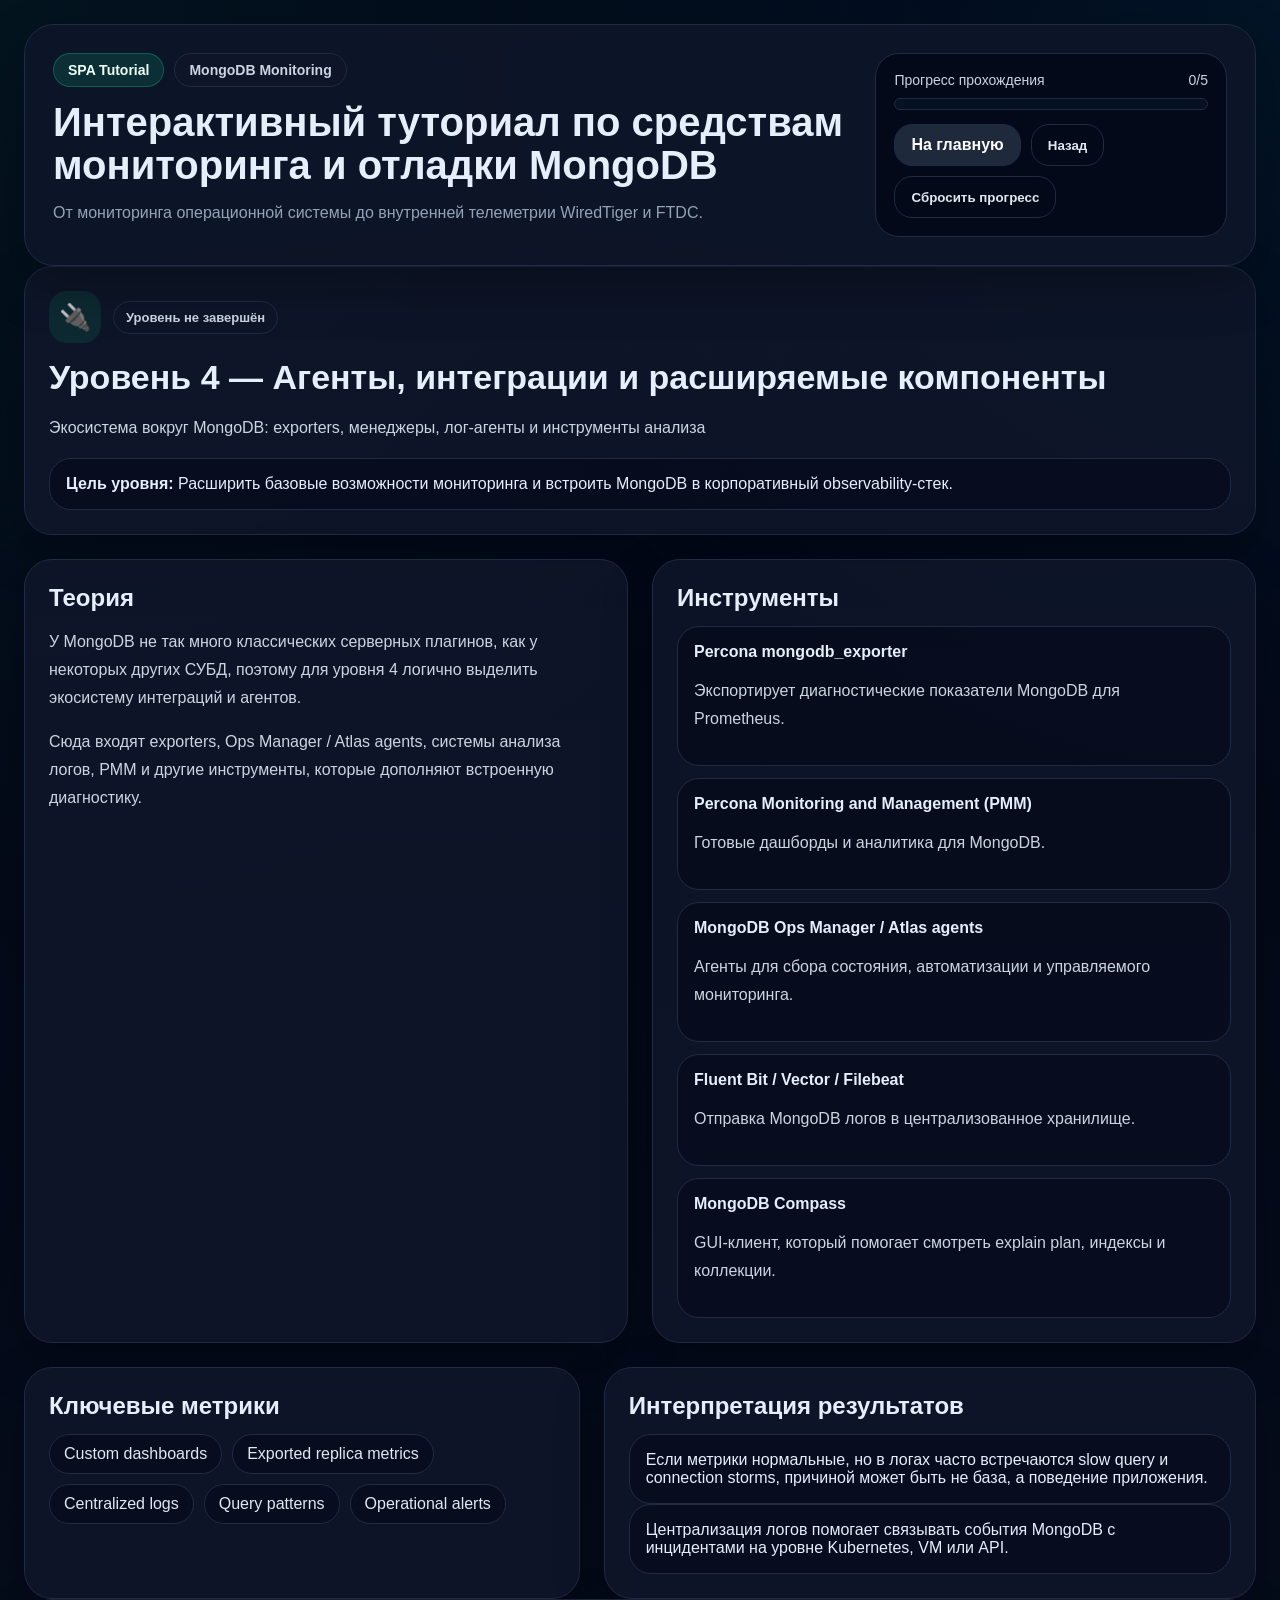
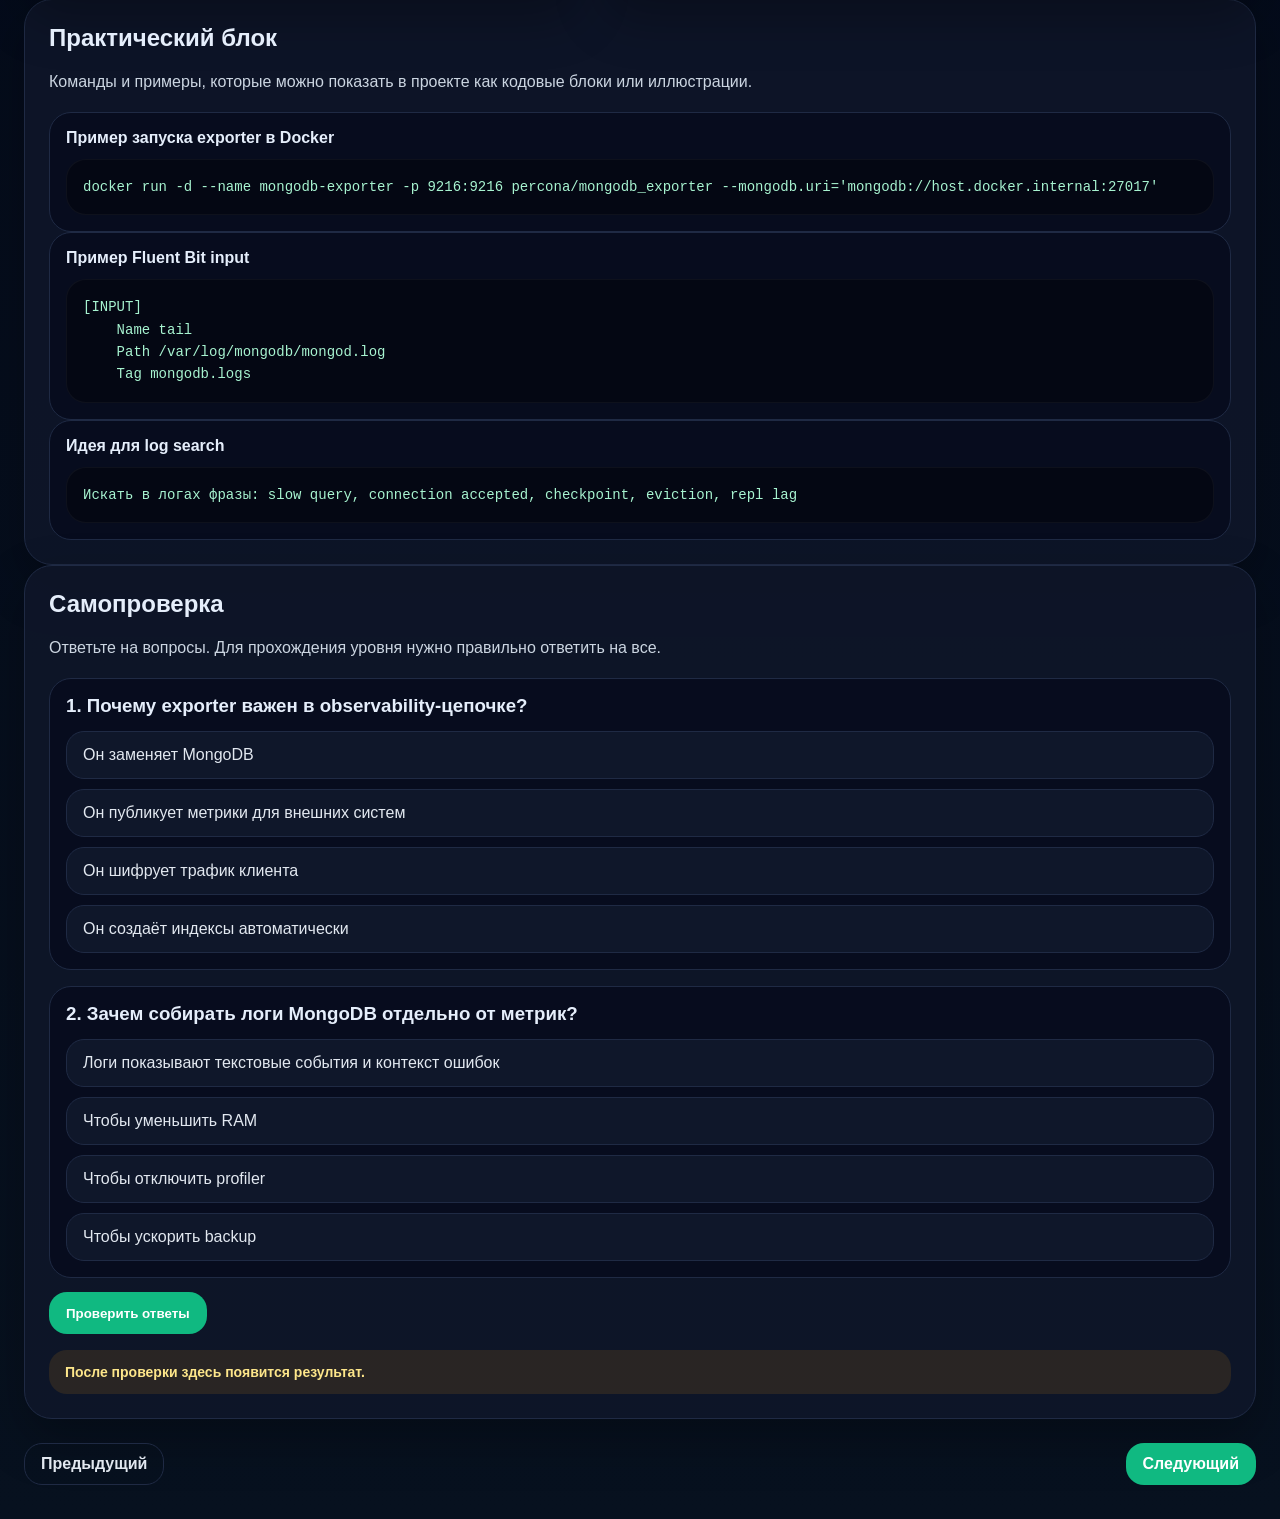
<file: level4.html>
<!DOCTYPE html>
<html lang="ru">
<head>
  <meta charset="UTF-8">
  <meta name="viewport" content="width=device-width, initial-scale=1.0">
  <title>Уровень 4 — Агенты, интеграции и расширяемые компоненты</title>
  <link rel="stylesheet" href="../style.css">
</head>
<body>
  <div class="container">
    
<header class="header">
  <div>
    <div class="badges">
      <span class="badge primary">SPA Tutorial</span>
      <span class="badge">MongoDB Monitoring</span>
    </div>
    <h1 class="hero-title">Интерактивный туториал по средствам мониторинга и отладки MongoDB</h1>
    <p class="hero-subtitle">От мониторинга операционной системы до внутренней телеметрии WiredTiger и FTDC.</p>
  </div>
  <div class="progress-card">
    <div class="progress-row"><span>Прогресс прохождения</span><span data-progress-count>0/5</span></div>
    <div class="progress-track"><div class="progress-fill" data-progress-fill></div></div>
    <div class="actions">
      <a class="btn secondary" href="../index.html">На главную</a>
      <button class="btn outline" type="button" onclick="history.back()">Назад</button>
      <button class="btn outline" type="button" data-reset>Сбросить прогресс</button>
    </div>
  </div>
</header>

    <section class="card">
      <div style="display:flex;align-items:center;gap:12px;flex-wrap:wrap;margin-bottom:14px">
        <div class="icon-wrap">🔌</div>
        <span class="status" data-level-complete="4">Уровень не завершён</span>
      </div>
      <h2 class="level-page-title">Уровень 4 — Агенты, интеграции и расширяемые компоненты</h2>
      <p class="muted">Экосистема вокруг MongoDB: exporters, менеджеры, лог-агенты и инструменты анализа</p>
      <div class="level-summary"><strong>Цель уровня:</strong> Расширить базовые возможности мониторинга и встроить MongoDB в корпоративный observability-стек.</div>
    </section>

    <section class="level-layout">
      <article class="card">
        <h2>Теория</h2>
        <p>У MongoDB не так много классических серверных плагинов, как у некоторых других СУБД, поэтому для уровня 4 логично выделить экосистему интеграций и агентов.</p><p>Сюда входят exporters, Ops Manager / Atlas agents, системы анализа логов, PMM и другие инструменты, которые дополняют встроенную диагностику.</p>
      </article>
      <article class="card">
        <h2>Инструменты</h2>
        <div class="tool"><strong>Percona mongodb_exporter</strong><p>Экспортирует диагностические показатели MongoDB для Prometheus.</p></div><div class="tool"><strong>Percona Monitoring and Management (PMM)</strong><p>Готовые дашборды и аналитика для MongoDB.</p></div><div class="tool"><strong>MongoDB Ops Manager / Atlas agents</strong><p>Агенты для сбора состояния, автоматизации и управляемого мониторинга.</p></div><div class="tool"><strong>Fluent Bit / Vector / Filebeat</strong><p>Отправка MongoDB логов в централизованное хранилище.</p></div><div class="tool"><strong>MongoDB Compass</strong><p>GUI-клиент, который помогает смотреть explain plan, индексы и коллекции.</p></div>
      </article>
    </section>

    <section class="level-layout-2">
      <article class="card">
        <h2>Ключевые метрики</h2>
        <div class="metric-wrap"><span class="metric">Custom dashboards</span><span class="metric">Exported replica metrics</span><span class="metric">Centralized logs</span><span class="metric">Query patterns</span><span class="metric">Operational alerts</span></div>
      </article>
      <article class="card">
        <h2>Интерпретация результатов</h2>
        <div class="interp">Если метрики нормальные, но в логах часто встречаются slow query и connection storms, причиной может быть не база, а поведение приложения.</div><div class="interp">Централизация логов помогает связывать события MongoDB с инцидентами на уровне Kubernetes, VM или API.</div>
      </article>
    </section>

    <section class="card">
      <h2>Практический блок</h2>
      <p>Команды и примеры, которые можно показать в проекте как кодовые блоки или иллюстрации.</p>
      <div class="command"><strong>Пример запуска exporter в Docker</strong><pre><code>docker run -d --name mongodb-exporter -p 9216:9216 percona/mongodb_exporter --mongodb.uri='mongodb://host.docker.internal:27017'</code></pre></div><div class="command"><strong>Пример Fluent Bit input</strong><pre><code>[INPUT]
    Name tail
    Path /var/log/mongodb/mongod.log
    Tag mongodb.logs</code></pre></div><div class="command"><strong>Идея для log search</strong><pre><code>Искать в логах фразы: slow query, connection accepted, checkpoint, eviction, repl lag</code></pre></div>
    </section>

    <section class="card" data-quiz="4" data-answers='[1, 0]'>
      <h2>Самопроверка</h2>
      <p>Ответьте на вопросы. Для прохождения уровня нужно правильно ответить на все.</p>
      <div style="display:grid;gap:16px">
        
<div class="quiz-item" data-q="0">
  <h3 style="margin:0 0 14px">1. Почему exporter важен в observability-цепочке?</h3>
  <div style="display:grid;gap:10px">
    
<label class="quiz-option">
  <input type="radio" name="q4_0" value="0">
  <span class="quiz-option-inner">Он заменяет MongoDB</span>
</label>

<label class="quiz-option">
  <input type="radio" name="q4_0" value="1">
  <span class="quiz-option-inner">Он публикует метрики для внешних систем</span>
</label>

<label class="quiz-option">
  <input type="radio" name="q4_0" value="2">
  <span class="quiz-option-inner">Он шифрует трафик клиента</span>
</label>

<label class="quiz-option">
  <input type="radio" name="q4_0" value="3">
  <span class="quiz-option-inner">Он создаёт индексы автоматически</span>
</label>

  </div>
  <p class="quiz-expl" data-expl="0"><strong>Пояснение:</strong> Exporter делает диагностические данные доступными для Prometheus и других систем наблюдаемости.</p>
</div>

<div class="quiz-item" data-q="1">
  <h3 style="margin:0 0 14px">2. Зачем собирать логи MongoDB отдельно от метрик?</h3>
  <div style="display:grid;gap:10px">
    
<label class="quiz-option">
  <input type="radio" name="q4_1" value="0">
  <span class="quiz-option-inner">Логи показывают текстовые события и контекст ошибок</span>
</label>

<label class="quiz-option">
  <input type="radio" name="q4_1" value="1">
  <span class="quiz-option-inner">Чтобы уменьшить RAM</span>
</label>

<label class="quiz-option">
  <input type="radio" name="q4_1" value="2">
  <span class="quiz-option-inner">Чтобы отключить profiler</span>
</label>

<label class="quiz-option">
  <input type="radio" name="q4_1" value="3">
  <span class="quiz-option-inner">Чтобы ускорить backup</span>
</label>

  </div>
  <p class="quiz-expl" data-expl="1"><strong>Пояснение:</strong> Метрики показывают тренды, а логи — конкретные события, ошибки и детали выполнения операций.</p>
</div>

      </div>
      <div class="actions">
        <button class="btn primary" type="button" data-check>Проверить ответы</button>
      </div>
      <div class="result fail" data-result>После проверки здесь появится результат.</div>
    </section>

    <div class="footer-nav">
      <a class="btn outline" href="level3.html">Предыдущий</a>
      <a class="btn primary" href="level5.html">Следующий</a>
    </div>
  </div>
  <script src="../script.js"></script>
</body>
</html>
</file>
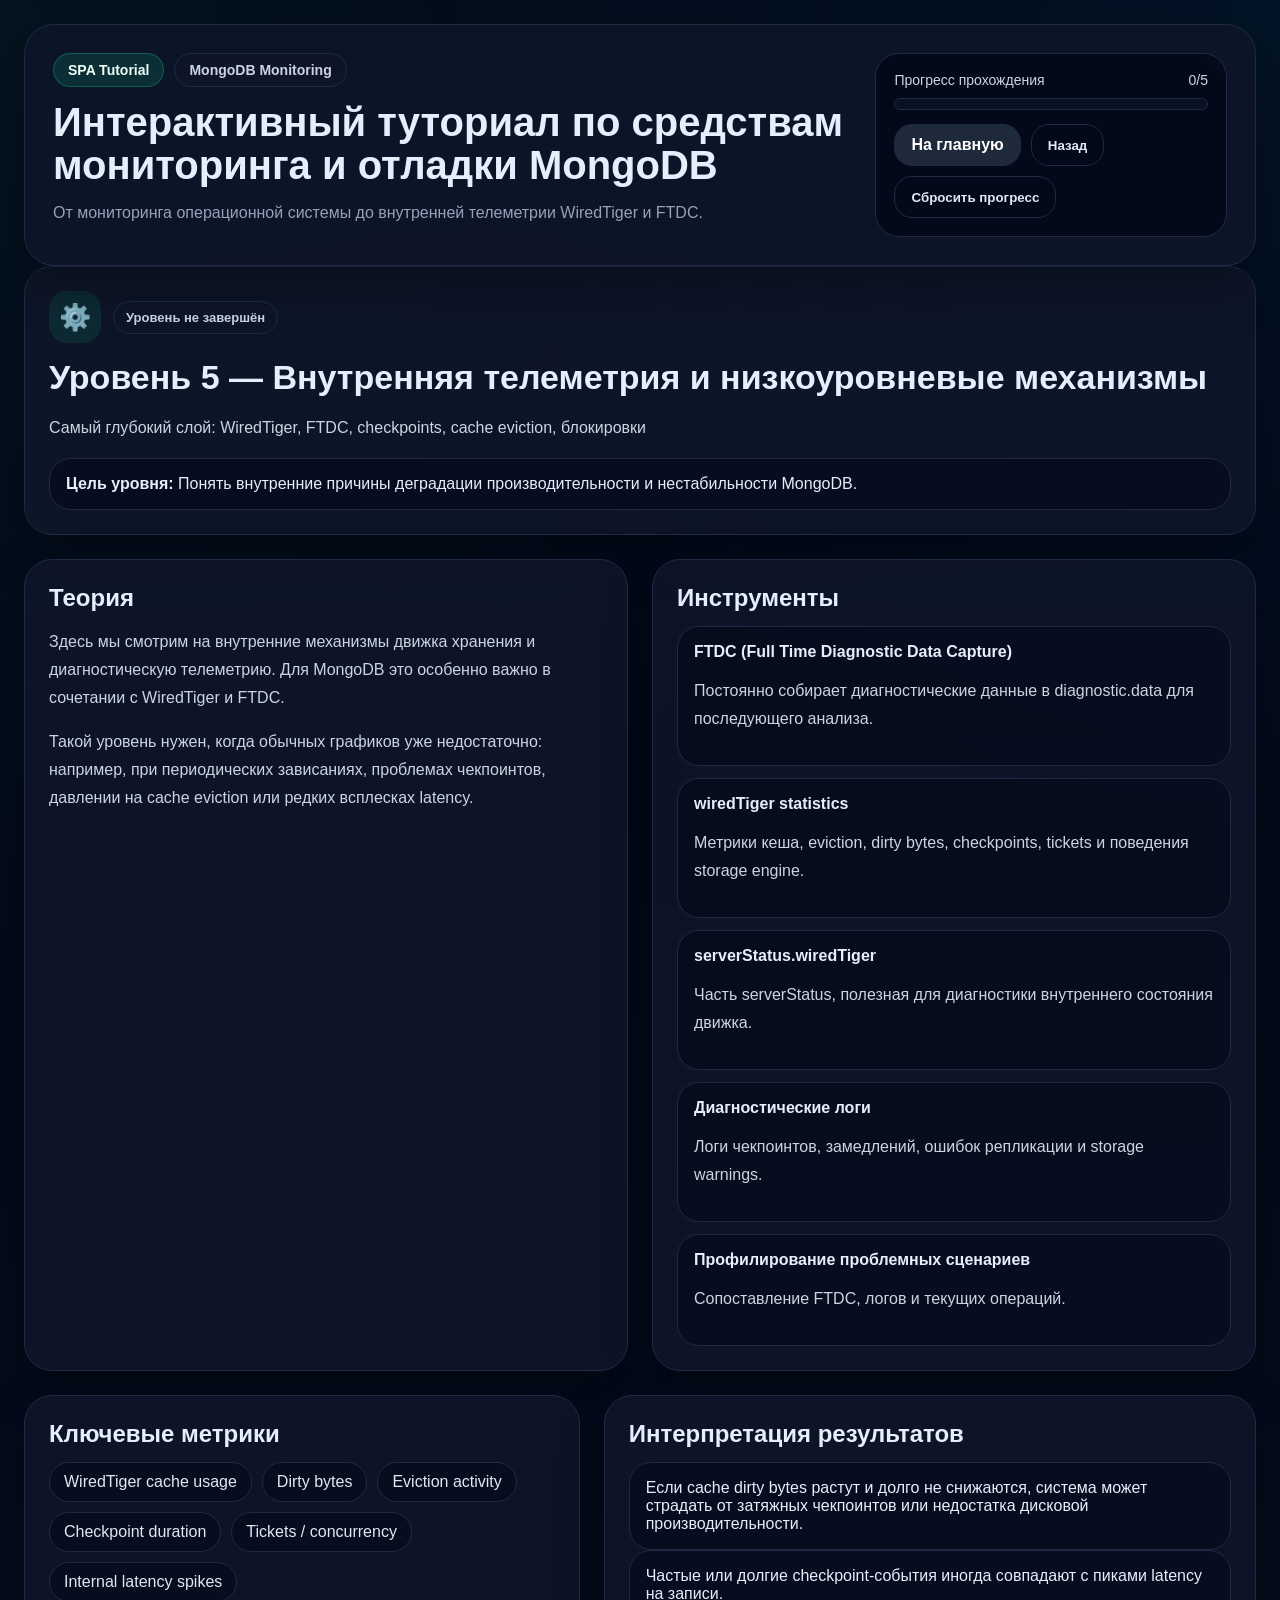
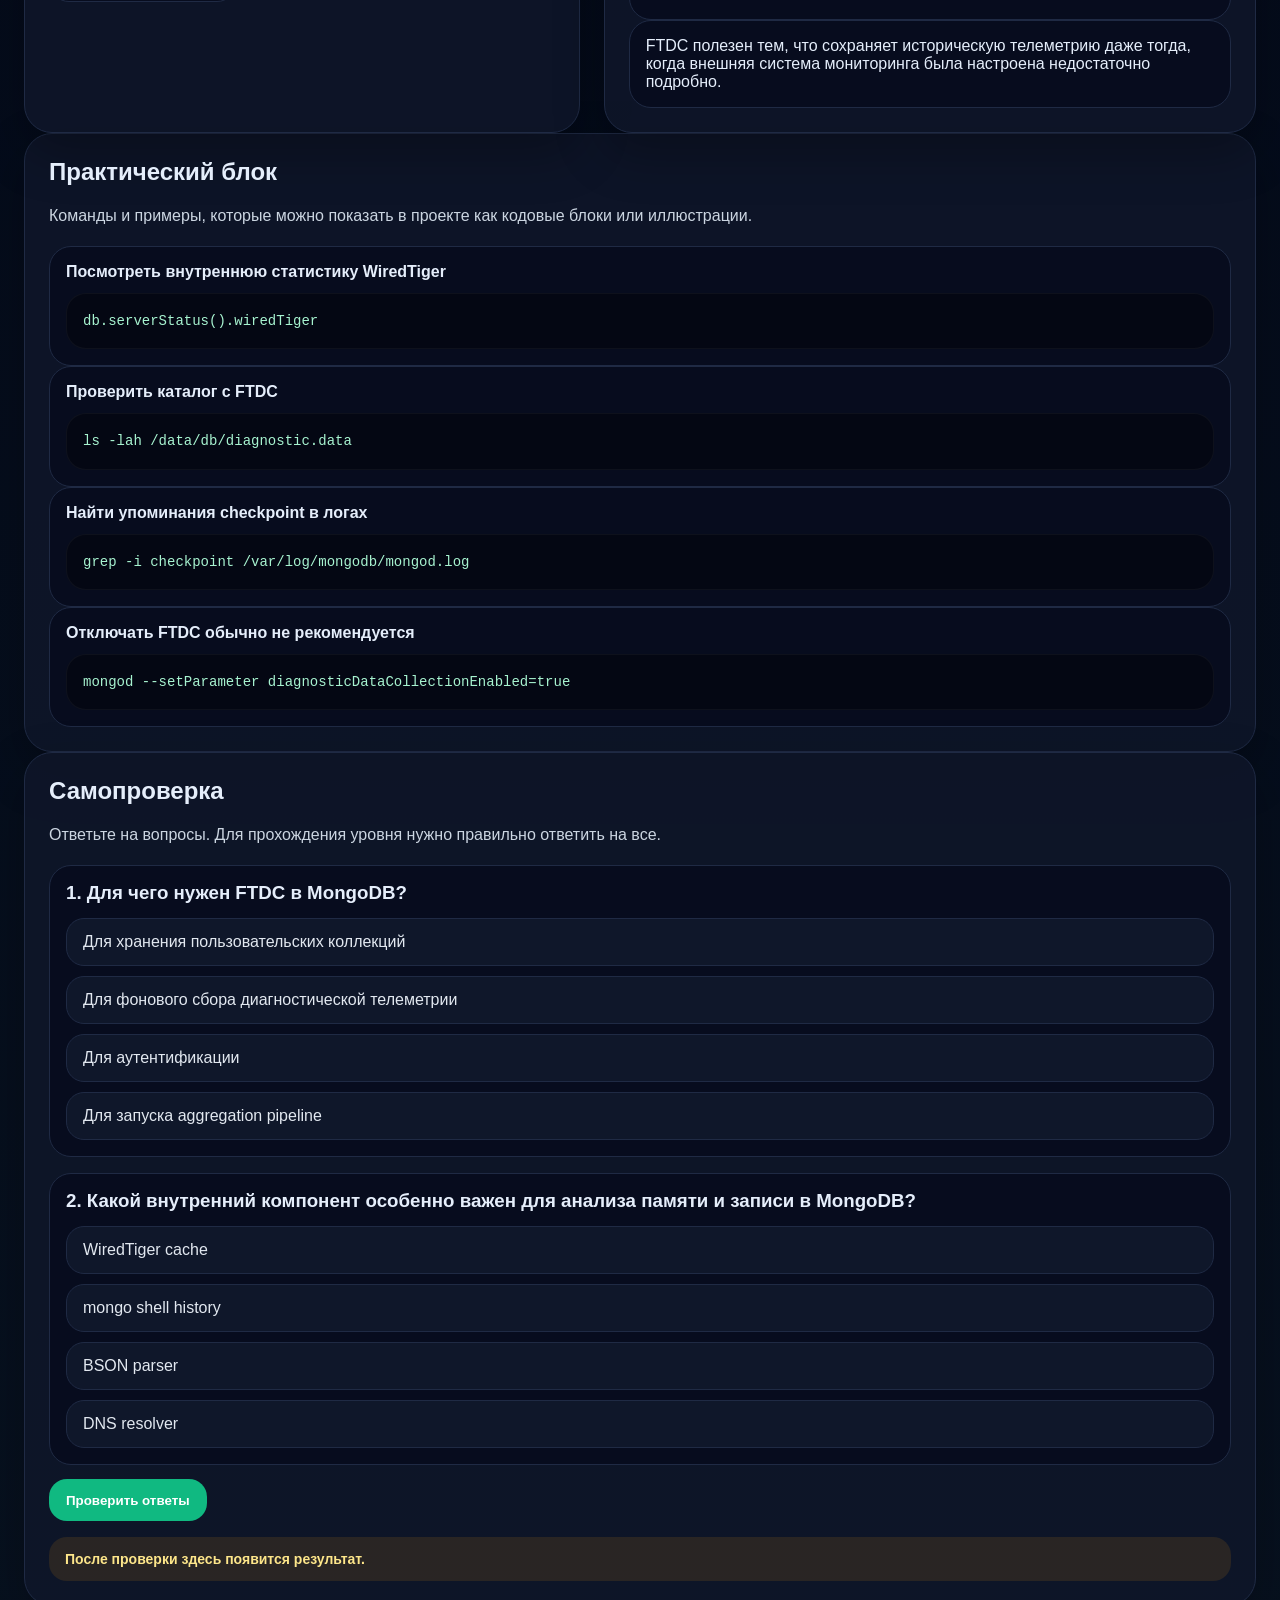
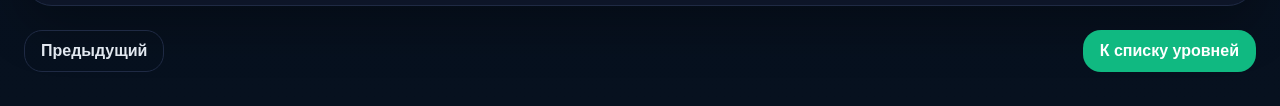
<file: level5.html>
<!DOCTYPE html>
<html lang="ru">
<head>
  <meta charset="UTF-8">
  <meta name="viewport" content="width=device-width, initial-scale=1.0">
  <title>Уровень 5 — Внутренняя телеметрия и низкоуровневые механизмы</title>
  <link rel="stylesheet" href="../style.css">
</head>
<body>
  <div class="container">
    
<header class="header">
  <div>
    <div class="badges">
      <span class="badge primary">SPA Tutorial</span>
      <span class="badge">MongoDB Monitoring</span>
    </div>
    <h1 class="hero-title">Интерактивный туториал по средствам мониторинга и отладки MongoDB</h1>
    <p class="hero-subtitle">От мониторинга операционной системы до внутренней телеметрии WiredTiger и FTDC.</p>
  </div>
  <div class="progress-card">
    <div class="progress-row"><span>Прогресс прохождения</span><span data-progress-count>0/5</span></div>
    <div class="progress-track"><div class="progress-fill" data-progress-fill></div></div>
    <div class="actions">
      <a class="btn secondary" href="../index.html">На главную</a>
      <button class="btn outline" type="button" onclick="history.back()">Назад</button>
      <button class="btn outline" type="button" data-reset>Сбросить прогресс</button>
    </div>
  </div>
</header>

    <section class="card">
      <div style="display:flex;align-items:center;gap:12px;flex-wrap:wrap;margin-bottom:14px">
        <div class="icon-wrap">⚙️</div>
        <span class="status" data-level-complete="5">Уровень не завершён</span>
      </div>
      <h2 class="level-page-title">Уровень 5 — Внутренняя телеметрия и низкоуровневые механизмы</h2>
      <p class="muted">Самый глубокий слой: WiredTiger, FTDC, checkpoints, cache eviction, блокировки</p>
      <div class="level-summary"><strong>Цель уровня:</strong> Понять внутренние причины деградации производительности и нестабильности MongoDB.</div>
    </section>

    <section class="level-layout">
      <article class="card">
        <h2>Теория</h2>
        <p>Здесь мы смотрим на внутренние механизмы движка хранения и диагностическую телеметрию. Для MongoDB это особенно важно в сочетании с WiredTiger и FTDC.</p><p>Такой уровень нужен, когда обычных графиков уже недостаточно: например, при периодических зависаниях, проблемах чекпоинтов, давлении на cache eviction или редких всплесках latency.</p>
      </article>
      <article class="card">
        <h2>Инструменты</h2>
        <div class="tool"><strong>FTDC (Full Time Diagnostic Data Capture)</strong><p>Постоянно собирает диагностические данные в diagnostic.data для последующего анализа.</p></div><div class="tool"><strong>wiredTiger statistics</strong><p>Метрики кеша, eviction, dirty bytes, checkpoints, tickets и поведения storage engine.</p></div><div class="tool"><strong>serverStatus.wiredTiger</strong><p>Часть serverStatus, полезная для диагностики внутреннего состояния движка.</p></div><div class="tool"><strong>Диагностические логи</strong><p>Логи чекпоинтов, замедлений, ошибок репликации и storage warnings.</p></div><div class="tool"><strong>Профилирование проблемных сценариев</strong><p>Сопоставление FTDC, логов и текущих операций.</p></div>
      </article>
    </section>

    <section class="level-layout-2">
      <article class="card">
        <h2>Ключевые метрики</h2>
        <div class="metric-wrap"><span class="metric">WiredTiger cache usage</span><span class="metric">Dirty bytes</span><span class="metric">Eviction activity</span><span class="metric">Checkpoint duration</span><span class="metric">Tickets / concurrency</span><span class="metric">Internal latency spikes</span></div>
      </article>
      <article class="card">
        <h2>Интерпретация результатов</h2>
        <div class="interp">Если cache dirty bytes растут и долго не снижаются, система может страдать от затяжных чекпоинтов или недостатка дисковой производительности.</div><div class="interp">Частые или долгие checkpoint-события иногда совпадают с пиками latency на записи.</div><div class="interp">FTDC полезен тем, что сохраняет историческую телеметрию даже тогда, когда внешняя система мониторинга была настроена недостаточно подробно.</div>
      </article>
    </section>

    <section class="card">
      <h2>Практический блок</h2>
      <p>Команды и примеры, которые можно показать в проекте как кодовые блоки или иллюстрации.</p>
      <div class="command"><strong>Посмотреть внутреннюю статистику WiredTiger</strong><pre><code>db.serverStatus().wiredTiger</code></pre></div><div class="command"><strong>Проверить каталог с FTDC</strong><pre><code>ls -lah /data/db/diagnostic.data</code></pre></div><div class="command"><strong>Найти упоминания checkpoint в логах</strong><pre><code>grep -i checkpoint /var/log/mongodb/mongod.log</code></pre></div><div class="command"><strong>Отключать FTDC обычно не рекомендуется</strong><pre><code>mongod --setParameter diagnosticDataCollectionEnabled=true</code></pre></div>
    </section>

    <section class="card" data-quiz="5" data-answers='[1, 0]'>
      <h2>Самопроверка</h2>
      <p>Ответьте на вопросы. Для прохождения уровня нужно правильно ответить на все.</p>
      <div style="display:grid;gap:16px">
        
<div class="quiz-item" data-q="0">
  <h3 style="margin:0 0 14px">1. Для чего нужен FTDC в MongoDB?</h3>
  <div style="display:grid;gap:10px">
    
<label class="quiz-option">
  <input type="radio" name="q5_0" value="0">
  <span class="quiz-option-inner">Для хранения пользовательских коллекций</span>
</label>

<label class="quiz-option">
  <input type="radio" name="q5_0" value="1">
  <span class="quiz-option-inner">Для фонового сбора диагностической телеметрии</span>
</label>

<label class="quiz-option">
  <input type="radio" name="q5_0" value="2">
  <span class="quiz-option-inner">Для аутентификации</span>
</label>

<label class="quiz-option">
  <input type="radio" name="q5_0" value="3">
  <span class="quiz-option-inner">Для запуска aggregation pipeline</span>
</label>

  </div>
  <p class="quiz-expl" data-expl="0"><strong>Пояснение:</strong> FTDC собирает диагностические данные в фоне и помогает анализировать сложные проблемы производительности и стабильности.</p>
</div>

<div class="quiz-item" data-q="1">
  <h3 style="margin:0 0 14px">2. Какой внутренний компонент особенно важен для анализа памяти и записи в MongoDB?</h3>
  <div style="display:grid;gap:10px">
    
<label class="quiz-option">
  <input type="radio" name="q5_1" value="0">
  <span class="quiz-option-inner">WiredTiger cache</span>
</label>

<label class="quiz-option">
  <input type="radio" name="q5_1" value="1">
  <span class="quiz-option-inner">mongo shell history</span>
</label>

<label class="quiz-option">
  <input type="radio" name="q5_1" value="2">
  <span class="quiz-option-inner">BSON parser</span>
</label>

<label class="quiz-option">
  <input type="radio" name="q5_1" value="3">
  <span class="quiz-option-inner">DNS resolver</span>
</label>

  </div>
  <p class="quiz-expl" data-expl="1"><strong>Пояснение:</strong> WiredTiger cache напрямую влияет на работу с памятью, eviction и производительность чтения/записи.</p>
</div>

      </div>
      <div class="actions">
        <button class="btn primary" type="button" data-check>Проверить ответы</button>
      </div>
      <div class="result fail" data-result>После проверки здесь появится результат.</div>
    </section>

    <div class="footer-nav">
      <a class="btn outline" href="level4.html">Предыдущий</a>
      <a class="btn primary" href="../index.html">К списку уровней</a>
    </div>
  </div>
  <script src="../script.js"></script>
</body>
</html>
</file>
<file: style.css>
:root{
  --bg:#020817;
  --bg2:#0f172a;
  --panel:rgba(15,23,42,.82);
  --panel2:rgba(2,6,23,.72);
  --border:#1f2a44;
  --text:#e5eefb;
  --muted:#94a3b8;
  --accent:#10b981;
  --accent2:#06b6d4;
  --ok:#16a34a;
  --warn:#f59e0b;
  --bad:#ef4444;
  --shadow:0 20px 50px rgba(0,0,0,.28);
  --radius:28px;
}
*{box-sizing:border-box}
html{scroll-behavior:smooth}
body{
  margin:0;
  font-family:Inter,Segoe UI,Arial,sans-serif;
  background:
    radial-gradient(circle at top left, rgba(16,185,129,.08), transparent 28%),
    radial-gradient(circle at top right, rgba(6,182,212,.08), transparent 24%),
    linear-gradient(180deg,#020617 0%,#07111f 100%);
  color:var(--text);
}
a{text-decoration:none;color:inherit}
.container{max-width:1280px;margin:0 auto;padding:24px}
.header{
  display:flex;gap:24px;justify-content:space-between;align-items:flex-start;
  padding:28px;border:1px solid var(--border);border-radius:30px;
  background:var(--panel);box-shadow:var(--shadow);backdrop-filter:blur(10px);
}
.badges{display:flex;gap:10px;flex-wrap:wrap;margin-bottom:14px}
.badge{
  display:inline-flex;align-items:center;gap:8px;padding:8px 14px;border-radius:999px;
  border:1px solid var(--border);color:#cbd5e1;font-size:14px;font-weight:600;
  background:rgba(15,23,42,.6)
}
.badge.primary{
  background:rgba(16,185,129,.16);
  border-color:rgba(16,185,129,.35);
  color:#ecfdf5;
}
.hero-title{margin:0;font-size:40px;line-height:1.08;max-width:820px}
.hero-subtitle{margin:12px 0 0;color:var(--muted);line-height:1.7;max-width:800px}
.progress-card{
  width:360px;max-width:100%;padding:18px;border-radius:24px;
  border:1px solid var(--border);background:var(--panel2)
}
.progress-row{display:flex;justify-content:space-between;font-size:14px;color:#cbd5e1;margin-bottom:10px}
.progress-track{
  height:12px;border-radius:999px;background:#081121;overflow:hidden;border:1px solid var(--border)
}
.progress-fill{
  height:100%;width:0%;
  background:linear-gradient(90deg,var(--accent),var(--accent2));
  transition:width .25s ease;
}
.actions{display:flex;gap:10px;flex-wrap:wrap;margin-top:14px}
.btn{
  display:inline-flex;align-items:center;justify-content:center;gap:8px;
  min-height:42px;padding:10px 16px;border-radius:18px;
  border:1px solid var(--border);font-weight:700;cursor:pointer;transition:.18s ease;
}
.btn:hover{transform:translateY(-1px)}
.btn.primary{background:var(--accent);border-color:transparent;color:white}
.btn.primary:hover{background:#0ea371}
.btn.secondary{background:#1e293b;color:white}
.btn.outline{background:transparent;color:#e2e8f0}
.grid-hero{display:grid;grid-template-columns:1.1fr .9fr;gap:24px;margin-top:28px}
.card{
  border:1px solid var(--border);background:var(--panel);
  border-radius:var(--radius);padding:24px;box-shadow:var(--shadow)
}
.card h2,.card h3{margin:0 0 14px}
.card p{color:#cbd5e1;line-height:1.75}
.steps .step,.soft-box,.tool,.command,.interp,.quiz-item,.level-summary{
  background:rgba(2,6,23,.55);border:1px solid var(--border);border-radius:22px;padding:16px
}
.section-head{
  display:flex;justify-content:space-between;align-items:center;gap:16px;margin:34px 0 16px
}
.section-head h2{margin:0;font-size:30px}
.level-grid{display:grid;grid-template-columns:repeat(3,1fr);gap:20px}
.level-card{height:100%;display:flex;flex-direction:column}
.level-top{display:flex;justify-content:space-between;gap:12px;align-items:flex-start;margin-bottom:18px}
.icon-wrap{
  width:52px;height:52px;border-radius:18px;background:rgba(16,185,129,.12);
  display:flex;align-items:center;justify-content:center;font-size:26px
}
.status{
  padding:8px 12px;border-radius:999px;border:1px solid var(--border);
  background:rgba(15,23,42,.55);color:#cbd5e1;font-size:13px;font-weight:600
}
.status.done{
  background:rgba(22,163,74,.16);border-color:rgba(22,163,74,.35);color:#ecfdf5
}
.level-card p{flex:1}
.level-card .btn{margin-top:6px;width:100%}
.level-page-title{font-size:34px;line-height:1.2;margin:0 0 10px}
.level-layout,.level-layout-2{display:grid;gap:24px;margin-top:24px}
.level-layout{grid-template-columns:1fr 1fr}
.level-layout-2{grid-template-columns:.92fr 1.08fr}
.tool{margin-bottom:12px}
.tool:last-child,.command:last-child,.interp:last-child{margin-bottom:0}
.metric-wrap{display:flex;flex-wrap:wrap;gap:10px}
.metric{
  border-radius:999px;padding:10px 14px;
  border:1px solid var(--border);background:rgba(2,6,23,.55);color:#e2e8f0
}
pre{
  margin:12px 0 0;padding:16px;border-radius:20px;overflow:auto;
  background:rgba(0,0,0,.35);color:#a7f3d0;border:1px solid rgba(255,255,255,.04);
  font-size:14px;line-height:1.6
}
.quiz-option{
  display:block;width:100%;padding:0;margin:0;background:none;border:none
}
.quiz-option-inner{
  width:100%;display:block;text-align:left;padding:14px 16px;border-radius:18px;
  border:1px solid var(--border);background:#0f172a;color:#e2e8f0;cursor:pointer;transition:.18s ease
}
.quiz-option input{display:none}
.quiz-option input:checked + .quiz-option-inner{
  border-color:#0891b2;background:rgba(8,145,178,.12)
}
.quiz-option.correct .quiz-option-inner{
  border-color:var(--ok);background:rgba(22,163,74,.12)
}
.quiz-option.wrong .quiz-option-inner{
  border-color:var(--bad);background:rgba(239,68,68,.12)
}
.quiz-expl{display:none;margin-top:12px;color:#cbd5e1}
.quiz-expl.show{display:block}
.result{
  margin-top:16px;padding:14px 16px;border-radius:18px;font-size:14px;font-weight:600
}
.result.pass{background:rgba(22,163,74,.12);color:#dcfce7}
.result.fail{background:rgba(245,158,11,.12);color:#fde68a}
.footer-nav{display:flex;justify-content:space-between;gap:12px;flex-wrap:wrap;margin:24px 0 10px}
.muted{color:var(--muted)}
@media (max-width: 1024px){
  .header,.grid-hero,.level-layout,.level-layout-2,.level-grid{grid-template-columns:1fr}
  .hero-title{font-size:32px}
}
@media (max-width: 640px){
  .container{padding:14px}
  .header,.card{padding:18px}
  .hero-title{font-size:28px}
  .section-head h2{font-size:24px}
}
</file>
